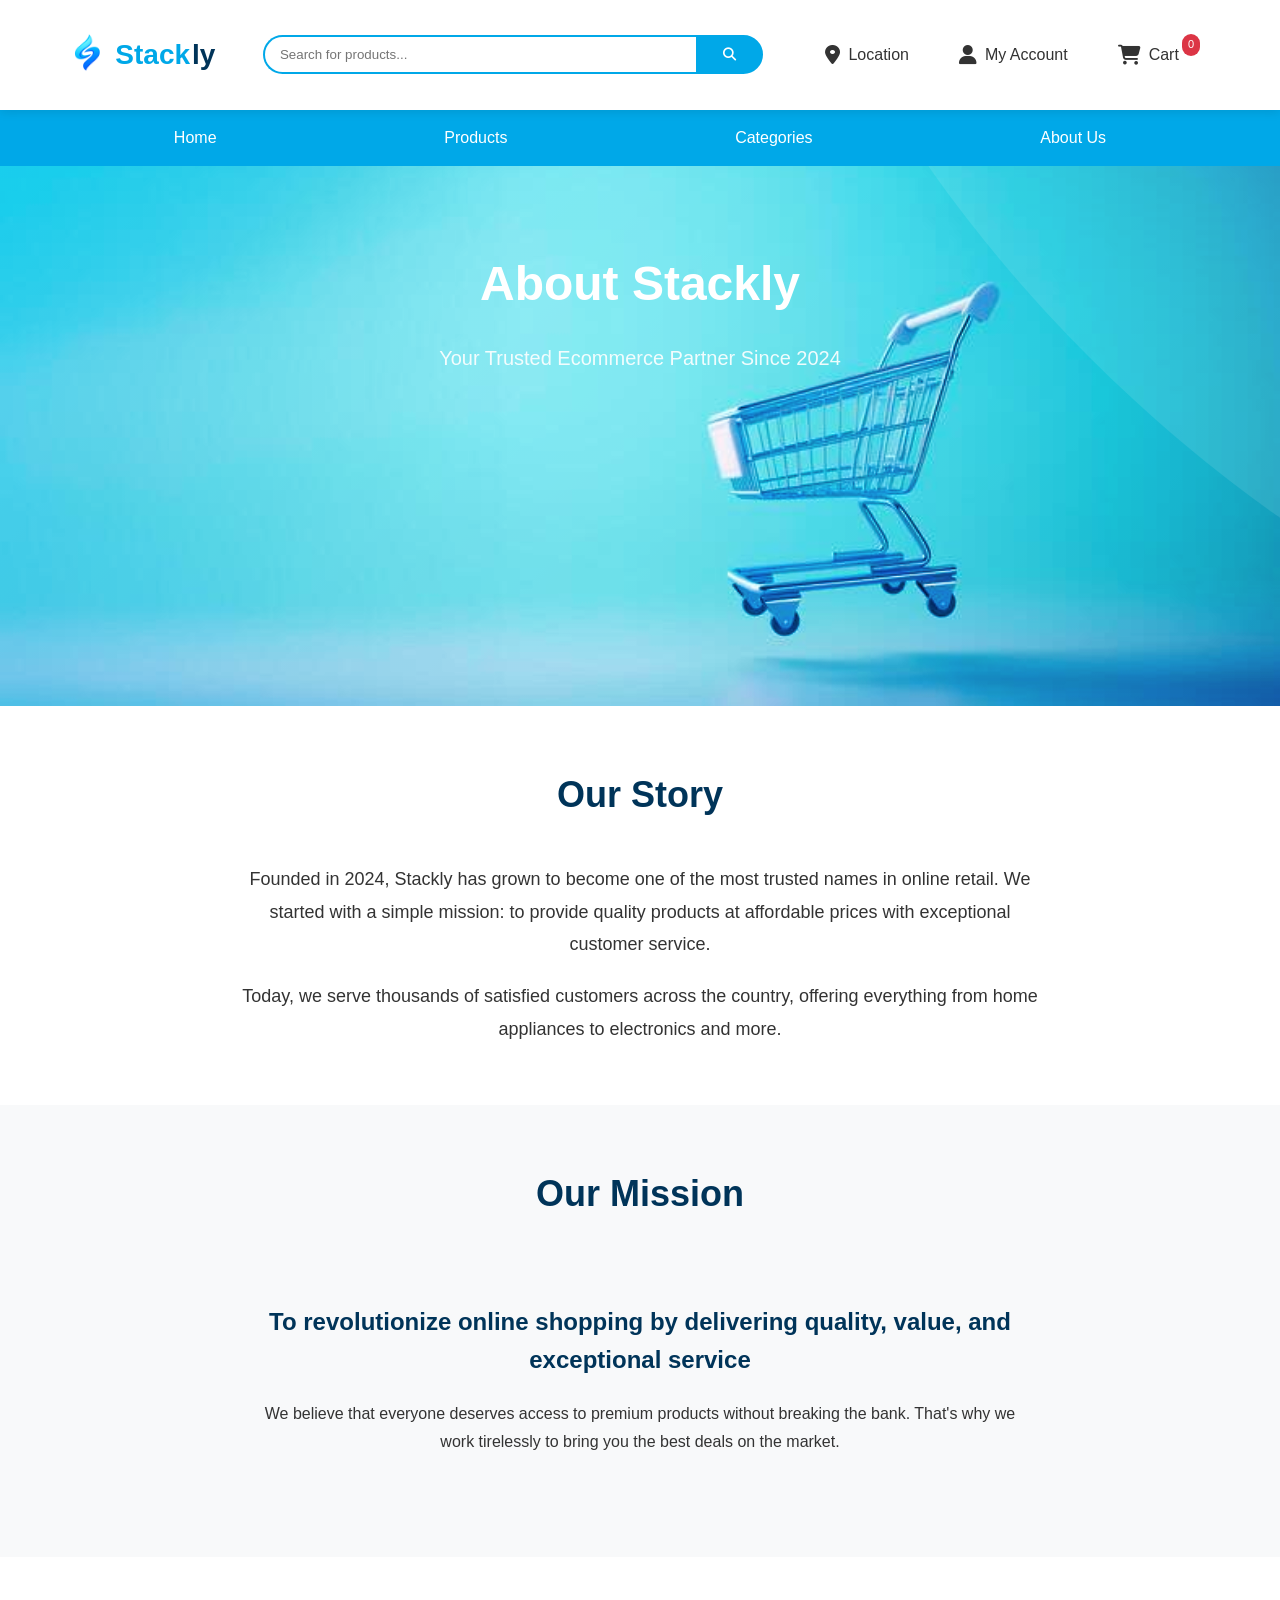
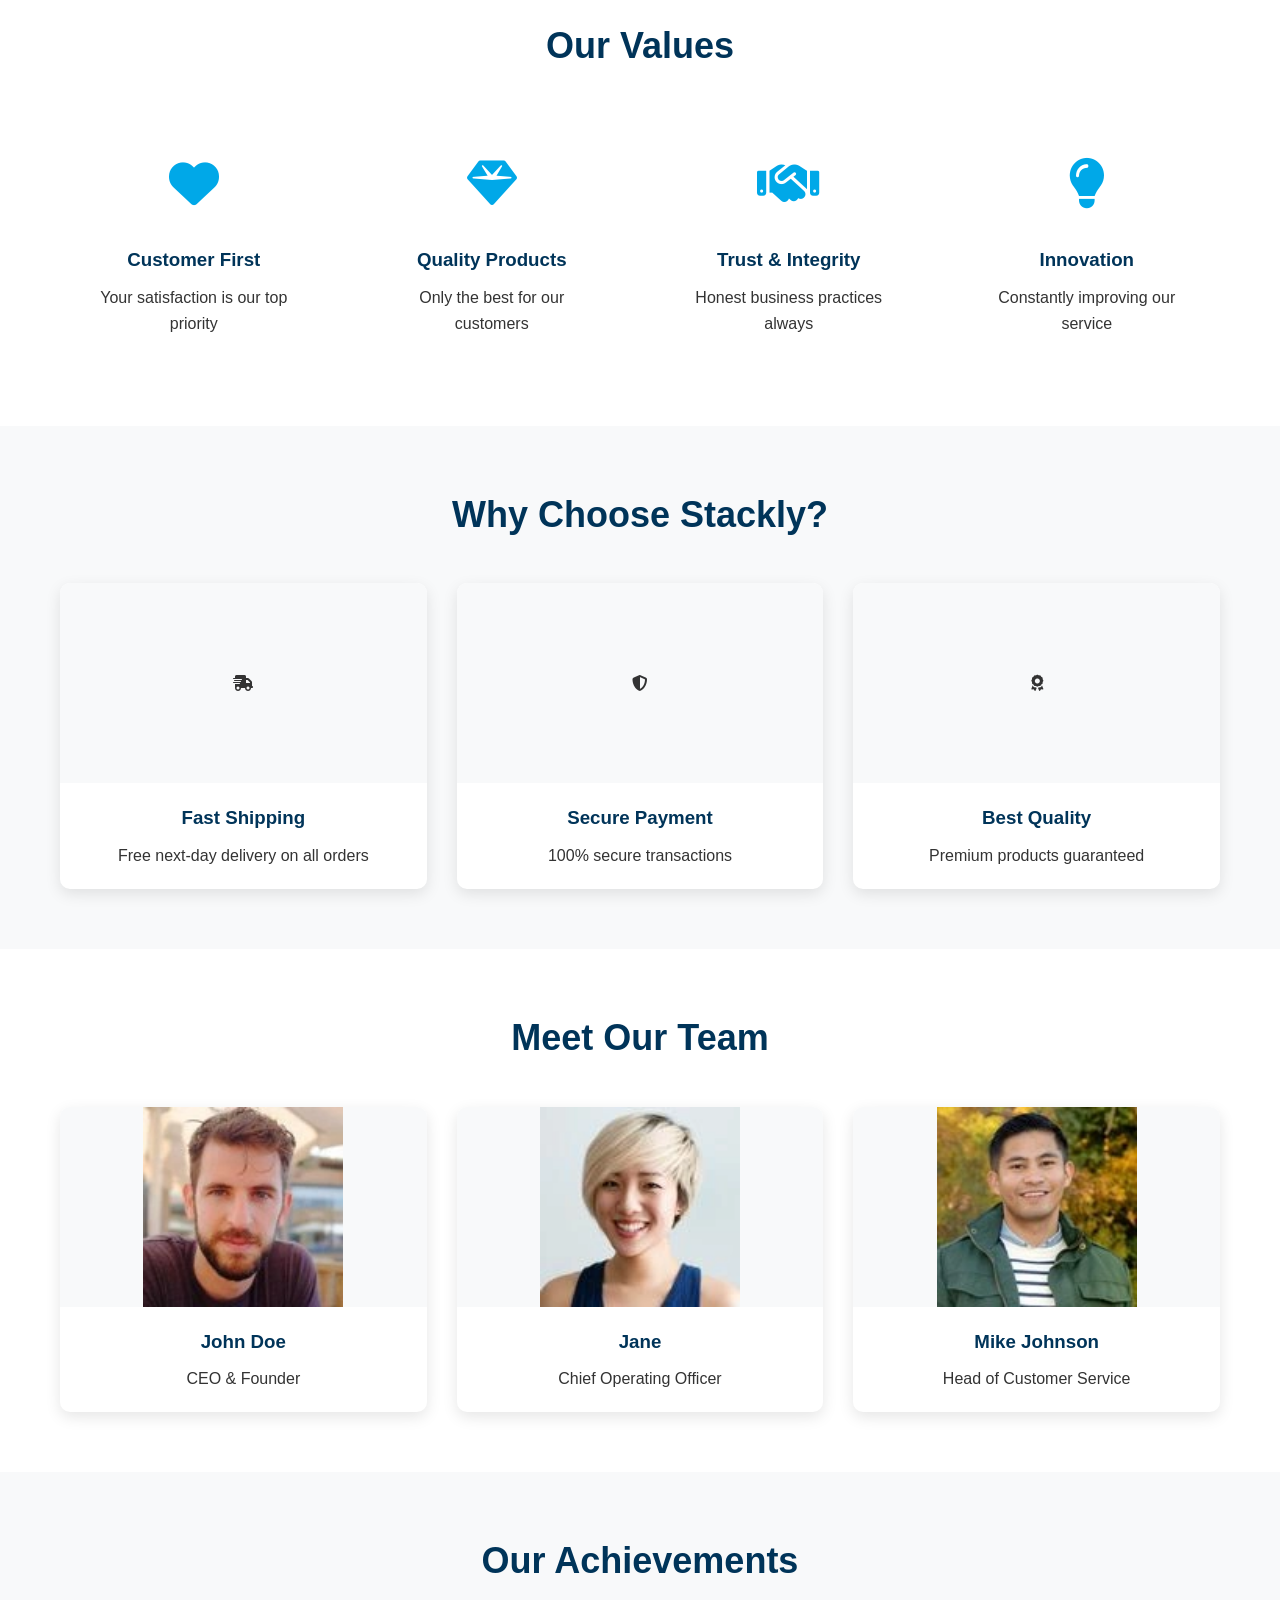
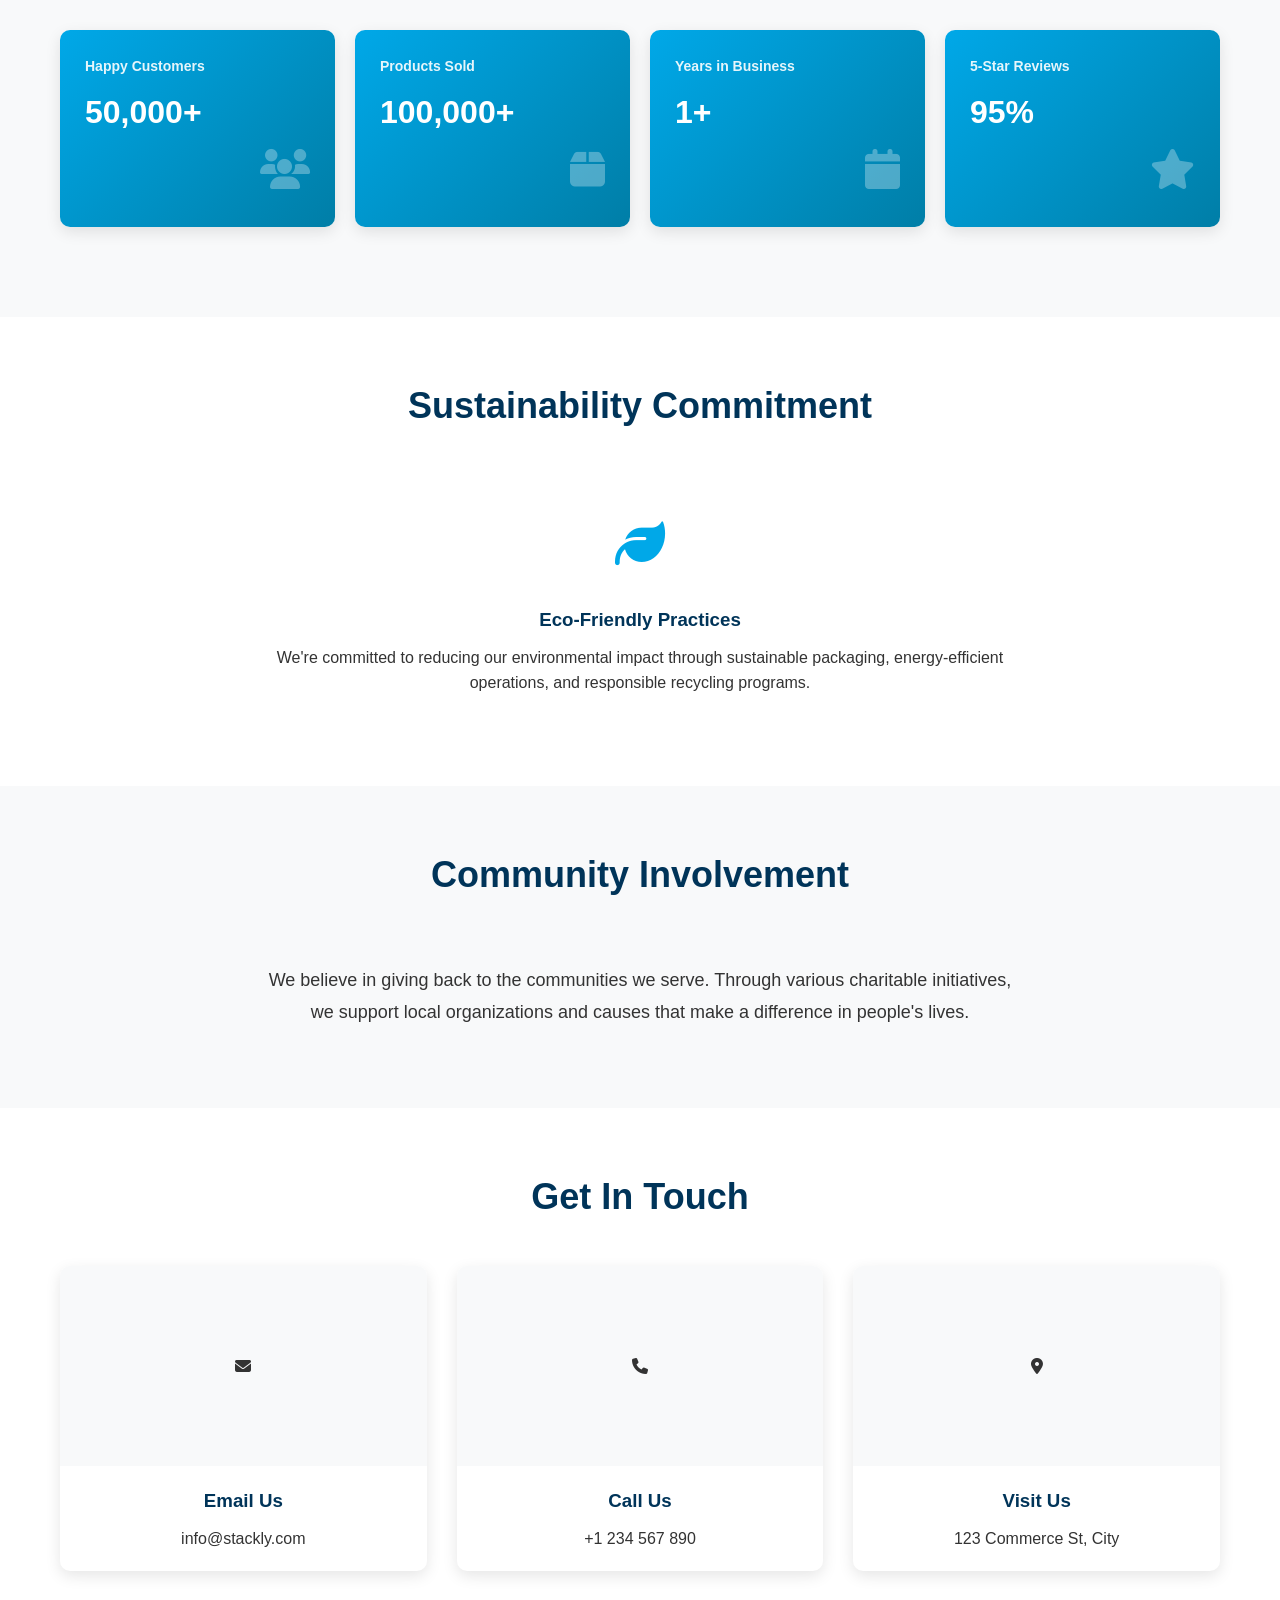
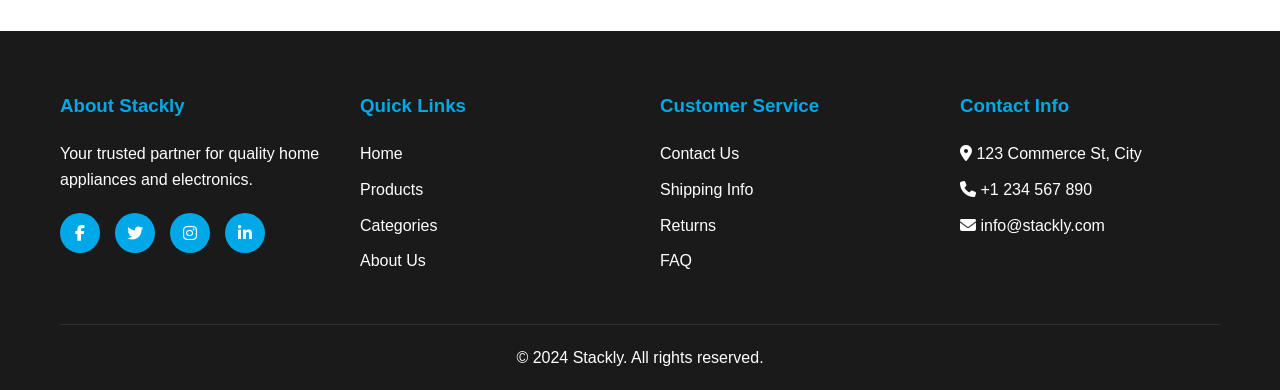
<file: about.html>
<!DOCTYPE html>
<html lang="en">
<head>
    <meta charset="UTF-8">
    <meta name="viewport" content="width=device-width, initial-scale=1.0">
    <title>Stackly</title>
    <link rel="stylesheet" href="css/style.css">
    <link rel="stylesheet" href="https://cdnjs.cloudflare.com/ajax/libs/font-awesome/6.4.0/css/all.min.css">
    <link rel="stylesheet" href="https://unpkg.com/aos@2.3.1/dist/aos.css">
</head>
<body>
   

    <!-- Header -->
    <header class="header">
        <div class="container">
            <div class="logo-wrap">
                <a href="index.html" class="logo">
                    <img src="images/ecomm logo.png" alt="Stackly Logo" class="logo-img">
                    Stack<span>ly</span>
                </a>
            </div>
            <div class="search-bar">
                <input type="text" placeholder="Search for products...">
                <button><i class="fas fa-search"></i></button>
            </div>
            <div class="header-actions">
                <a href="404.html" class="header-btn">
                    <i class="fas fa-map-marker-alt"></i>
                    <span>Location</span>
                </a>
                <a href="login.html" class="header-btn">
                    <i class="fas fa-user"></i>
                    <span>My Account</span>
                </a>
                <a href="404.html" class="header-btn">
                    <i class="fas fa-shopping-cart"></i>
                    <span>Cart</span>
                    <span class="cart-badge">0</span>
                </a>
            </div>
        </div>
    </header>

    <!-- Navigation -->
    <nav class="main-nav">
        <button class="mobile-menu-toggle">
            <i class="fas fa-bars"></i>
        </button>
        <div class="container">
            <ul class="nav-list">
                <li><a href="index.html">Home</a></li>
                <li><a href="products.html">Products</a></li>
                <li><a href="categories.html">Categories</a></li>
                <li><a href="about.html">About Us</a></li>
            </ul>
        </div>
    </nav>

    <!-- Hero -->
    <section class="hero" id="section1" data-aos="fade-up">
        <div class="container">
            <h1>About Stackly</h1>
            <p>Your Trusted Ecommerce Partner Since 2024</p>
        </div>
    </section>

    <!-- Section 2: Our Story -->
    <section class="products" id="section2">
        <div class="container">
            <h2 class="section-title" data-aos="fade-up">Our Story</h2>
            <div style="max-width: 800px; margin: 0 auto; text-align: center;" data-aos="fade-up">
                <p style="font-size: 18px; line-height: 1.8; margin-bottom: 20px;">
                    Founded in 2024, Stackly has grown to become one of the most trusted names in online retail. 
                    We started with a simple mission: to provide quality products at affordable prices with 
                    exceptional customer service.
                </p>
                <p style="font-size: 18px; line-height: 1.8;">
                    Today, we serve thousands of satisfied customers across the country, offering everything 
                    from home appliances to electronics and more.
                </p>
            </div>
        </div>
    </section>

    <!-- Section 3: Our Mission -->
    <section class="features" id="section3">
        <div class="container">
            <h2 class="section-title" data-aos="fade-up">Our Mission</h2>
            <div style="max-width: 800px; margin: 0 auto; text-align: center; padding: 40px 20px;" data-aos="zoom-in">
                <h3 style="font-size: 24px; color: var(--secondary-color); margin-bottom: 20px;">
                    To revolutionize online shopping by delivering quality, value, and exceptional service
                </h3>
                <p style="font-size: 16px; line-height: 1.8;">
                    We believe that everyone deserves access to premium products without breaking the bank. 
                    That's why we work tirelessly to bring you the best deals on the market.
                </p>
            </div>
        </div>
    </section>

    <!-- Section 4: Our Values -->
    <section class="products" id="section4">
        <div class="container">
            <h2 class="section-title" data-aos="fade-up">Our Values</h2>
            <div class="features-grid">
                <div class="feature-card" data-aos="flip-left">
                    <div class="feature-icon"><i class="fas fa-heart"></i></div>
                    <h3>Customer First</h3>
                    <p>Your satisfaction is our top priority</p>
                </div>
                <div class="feature-card" data-aos="flip-left" data-aos-delay="100">
                    <div class="feature-icon"><i class="fas fa-gem"></i></div>
                    <h3>Quality Products</h3>
                    <p>Only the best for our customers</p>
                </div>
                <div class="feature-card" data-aos="flip-left" data-aos-delay="200">
                    <div class="feature-icon"><i class="fas fa-handshake"></i></div>
                    <h3>Trust & Integrity</h3>
                    <p>Honest business practices always</p>
                </div>
                <div class="feature-card" data-aos="flip-left" data-aos-delay="300">
                    <div class="feature-icon"><i class="fas fa-lightbulb"></i></div>
                    <h3>Innovation</h3>
                    <p>Constantly improving our service</p>
                </div>
            </div>
        </div>
    </section>

    <!-- Section 5: Why Choose Us -->
    <section class="features" id="section5">
        <div class="container">
            <h2 class="section-title" data-aos="fade-up">Why Choose Stackly?</h2>
            <div class="category-grid">
                <div class="category-card" data-aos="fade-up">
                    <div class="category-image"><i class="fas fa-truck-fast"></i></div>
                    <div class="category-info">
                        <h3>Fast Shipping</h3>
                        <p>Free next-day delivery on all orders</p>
                    </div>
                </div>
                <div class="category-card" data-aos="fade-up" data-aos-delay="100">
                    <div class="category-image"><i class="fas fa-shield-halved"></i></div>
                    <div class="category-info">
                        <h3>Secure Payment</h3>
                        <p>100% secure transactions</p>
                    </div>
                </div>
                <div class="category-card" data-aos="fade-up" data-aos-delay="200">
                    <div class="category-image"><i class="fas fa-award"></i></div>
                    <div class="category-info">
                        <h3>Best Quality</h3>
                        <p>Premium products guaranteed</p>
                    </div>
                </div>
            </div>
        </div>
    </section>

    <!-- Section 6: Our Team -->
    <section class="products" id="section6">
        <div class="container">
            <h2 class="section-title" data-aos="fade-up">Meet Our Team</h2>
            <div class="category-grid">
                <div class="category-card" data-aos="zoom-in">
                    <div class="category-image"><img src="images/11.webp" alt="John Doe"></div>
                    <div class="category-info">
                        <h3>John Doe</h3>
                        <p>CEO & Founder</p>
                    </div>
                </div>
                <div class="category-card" data-aos="zoom-in" data-aos-delay="100">
                    <div class="category-image"><img src="images/12.webp" alt="Jane Smith"></div>
                    <div class="category-info">
                        <h3>Jane</h3>
                        <p>Chief Operating Officer</p>
                    </div>
                </div>
                <div class="category-card" data-aos="zoom-in" data-aos-delay="200">
                    <div class="category-image"><img src="images/13.webp" alt="Mike Johnson"></div>
                    <div class="category-info">
                        <h3>Mike Johnson</h3>
                        <p>Head of Customer Service</p>
                    </div>
                </div>
            </div>
        </div>
    </section>

    <!-- Section 7: Achievements -->
    <section class="features" id="section7">
        <div class="container">
            <h2 class="section-title" data-aos="fade-up">Our Achievements</h2>
            <div class="stats-grid">
                <div class="stat-card" data-aos="slide-up">
                    <h3>Happy Customers</h3>
                    <div class="stat-value">50,000+</div>
                    <div class="stat-icon"><i class="fas fa-users"></i></div>
                </div>
                <div class="stat-card" data-aos="slide-up" data-aos-delay="100">
                    <h3>Products Sold</h3>
                    <div class="stat-value">100,000+</div>
                    <div class="stat-icon"><i class="fas fa-box"></i></div>
                </div>
                <div class="stat-card" data-aos="slide-up" data-aos-delay="200">
                    <h3>Years in Business</h3>
                    <div class="stat-value">1+</div>
                    <div class="stat-icon"><i class="fas fa-calendar"></i></div>
                </div>
                <div class="stat-card" data-aos="slide-up" data-aos-delay="300">
                    <h3>5-Star Reviews</h3>
                    <div class="stat-value">95%</div>
                    <div class="stat-icon"><i class="fas fa-star"></i></div>
                </div>
            </div>
        </div>
    </section>

    <!-- Section 8: Sustainability -->
    <section class="products" id="section8">
        <div class="container">
            <h2 class="section-title" data-aos="fade-up">Sustainability Commitment</h2>
            <div style="max-width: 800px; margin: 0 auto;" data-aos="fade-up">
                <div class="feature-card">
                    <div class="feature-icon"><i class="fas fa-leaf"></i></div>
                    <h3>Eco-Friendly Practices</h3>
                    <p>We're committed to reducing our environmental impact through sustainable packaging, 
                    energy-efficient operations, and responsible recycling programs.</p>
                </div>
            </div>
        </div>
    </section>

    <!-- Section 9: Community -->
    <section class="features" id="section9">
        <div class="container">
            <h2 class="section-title" data-aos="fade-up">Community Involvement</h2>
            <div style="max-width: 800px; margin: 0 auto; text-align: center; padding: 20px;" data-aos="zoom-in">
                <p style="font-size: 18px; line-height: 1.8;">
                    We believe in giving back to the communities we serve. Through various charitable initiatives, 
                    we support local organizations and causes that make a difference in people's lives.
                </p>
            </div>
        </div>
    </section>

    <!-- Section 10: Contact -->
    <section class="products" id="section10">
        <div class="container">
            <h2 class="section-title" data-aos="fade-up">Get In Touch</h2>
            <div class="category-grid">
                <div class="category-card" data-aos="fade-right">
                    <div class="category-image"><i class="fas fa-envelope"></i></div>
                    <div class="category-info">
                        <h3>Email Us</h3>
                        <p>info@stackly.com</p>
                    </div>
                </div>
                <div class="category-card" data-aos="fade-up">
                    <div class="category-image"><i class="fas fa-phone"></i></div>
                    <div class="category-info">
                        <h3>Call Us</h3>
                        <p>+1 234 567 890</p>
                    </div>
                </div>
                <div class="category-card" data-aos="fade-left">
                    <div class="category-image"><i class="fas fa-map-marker-alt"></i></div>
                    <div class="category-info">
                        <h3>Visit Us</h3>
                        <p>123 Commerce St, City</p>
                    </div>
                </div>
            </div>
        </div>
    </section>

    <!-- Footer -->
    <footer class="footer">
        <div class="container">
            <div class="footer-grid">
                <div class="footer-section">
                    <h3>About Stackly</h3>
                    <p>Your trusted partner for quality home appliances and electronics.</p>
                    <div class="social-links">
                        <a href="404.html" class="external-link"><i class="fab fa-facebook-f"></i></a>
                        <a href="404.html" class="external-link"><i class="fab fa-twitter"></i></a>
                        <a href="404.html" class="external-link"><i class="fab fa-instagram"></i></a>
                        <a href="404.html" class="external-link"><i class="fab fa-linkedin-in"></i></a>
                    </div>
                </div>
                <div class="footer-section">
                    <h3>Quick Links</h3>
                    <ul>
                        <li><a href="index.html">Home</a></li>
                        <li><a href="products.html">Products</a></li>
                        <li><a href="categories.html">Categories</a></li>
                        <li><a href="about.html">About Us</a></li>
                    </ul>
                </div>
                <div class="footer-section">
                    <h3>Customer Service</h3>
                    <ul>
                        <li><a href="404.html">Contact Us</a></li>
                        <li><a href="404.html">Shipping Info</a></li>
                        <li><a href="404.html">Returns</a></li>
                        <li><a href="404.html">FAQ</a></li>
                    </ul>
                </div>
                <div class="footer-section">
                    <h3>Contact Info</h3>
                    <ul>
                        <li><i class="fas fa-map-marker-alt"></i> 123 Commerce St, City</li>
                        <li><i class="fas fa-phone"></i> +1 234 567 890</li>
                        <li><i class="fas fa-envelope"></i> info@stackly.com</li>
                    </ul>
                </div>
            </div>
            <div class="footer-bottom">
                <p>&copy; 2024 Stackly. All rights reserved.</p>
            </div>
        </div>
    </footer>

    <script src="https://code.jquery.com/jquery-3.6.0.min.js"></script>
    <script src="https://unpkg.com/aos@2.3.1/dist/aos.js"></script>
    <script src="js/main.js"></script>
</body>
</html>
</file>
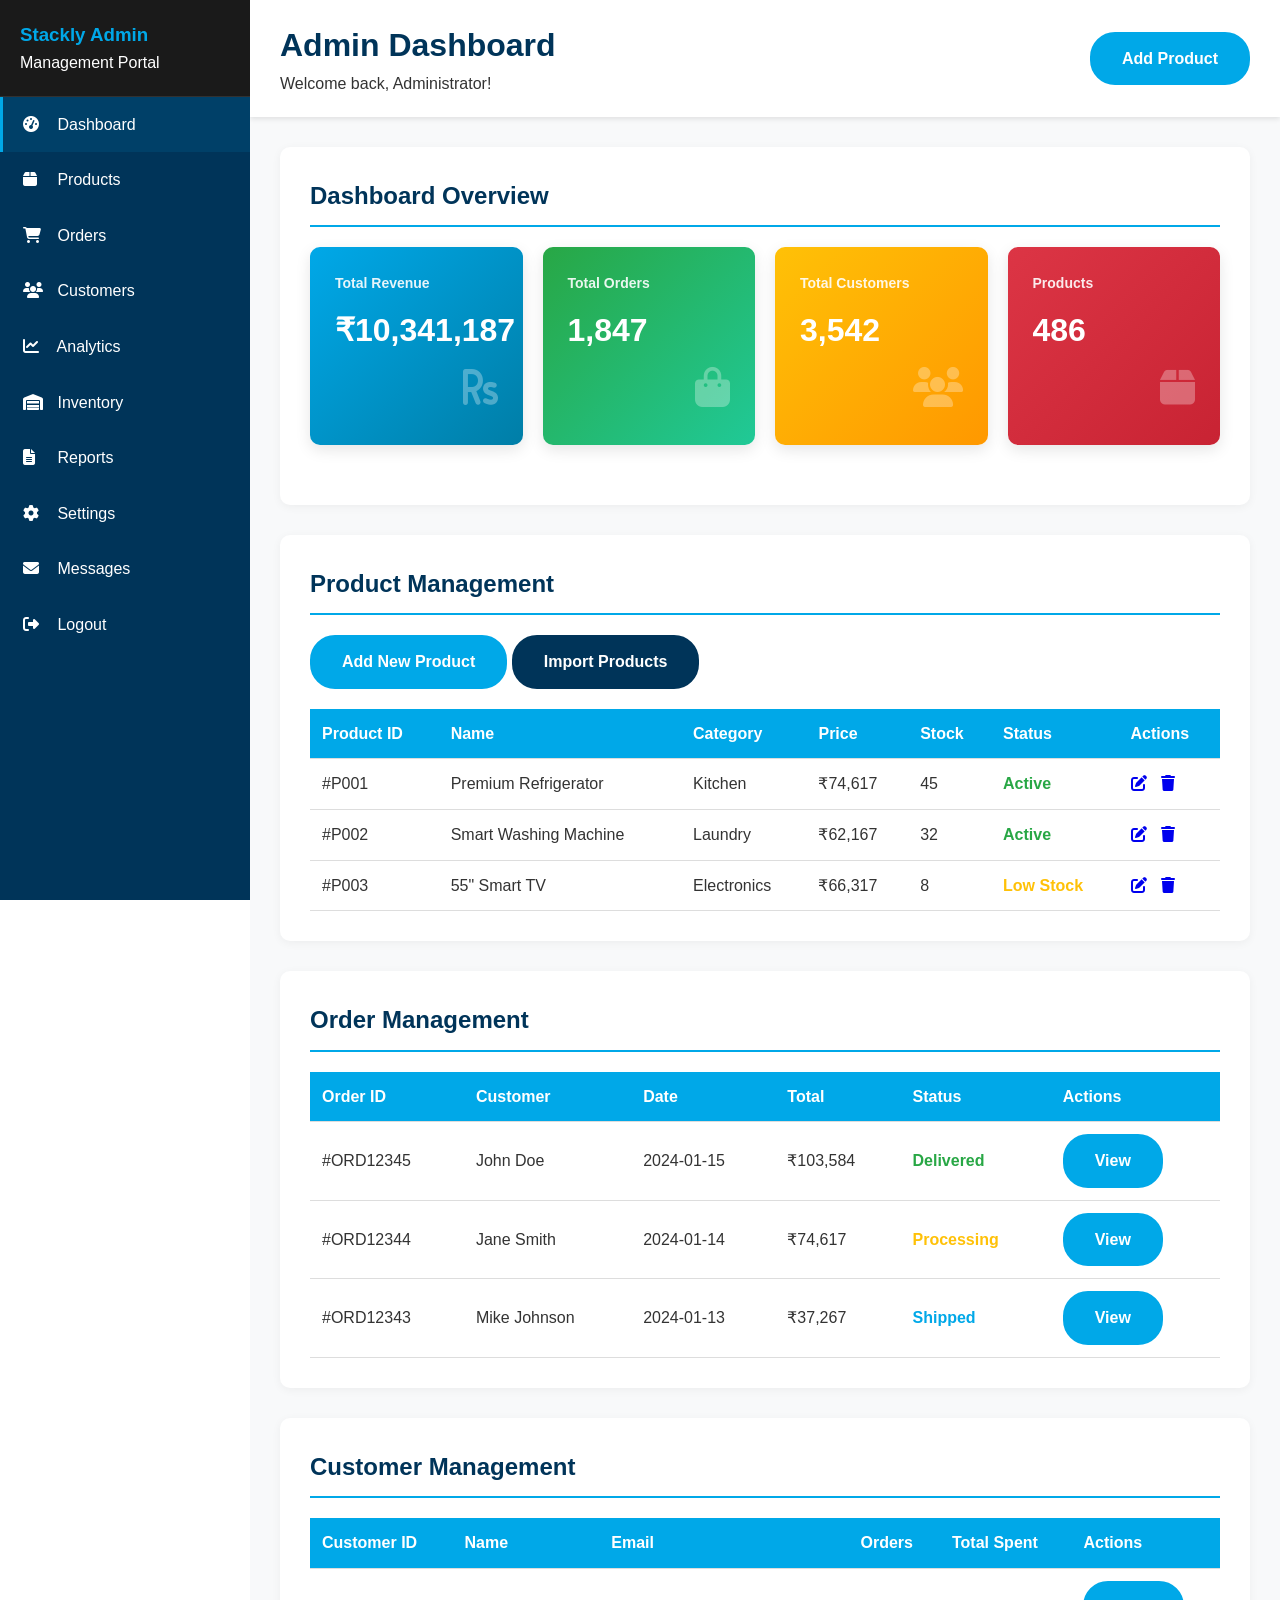
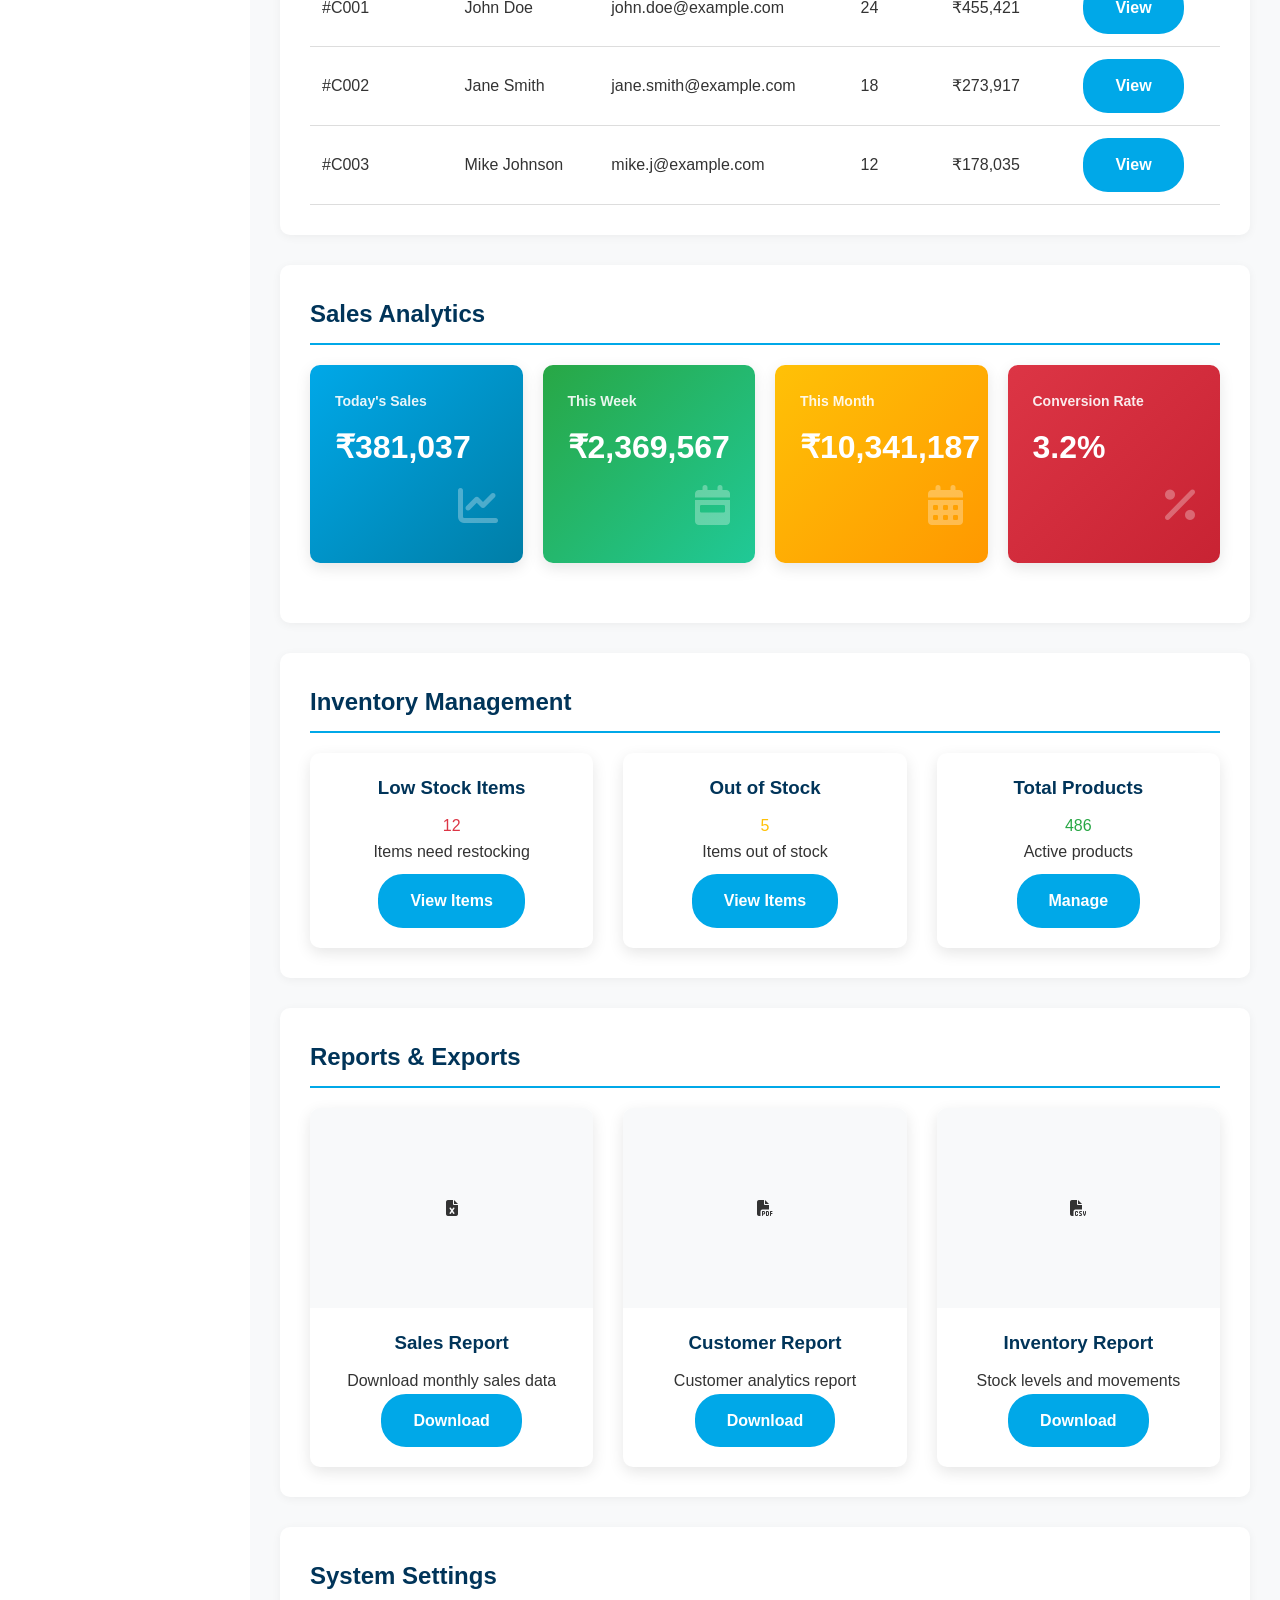
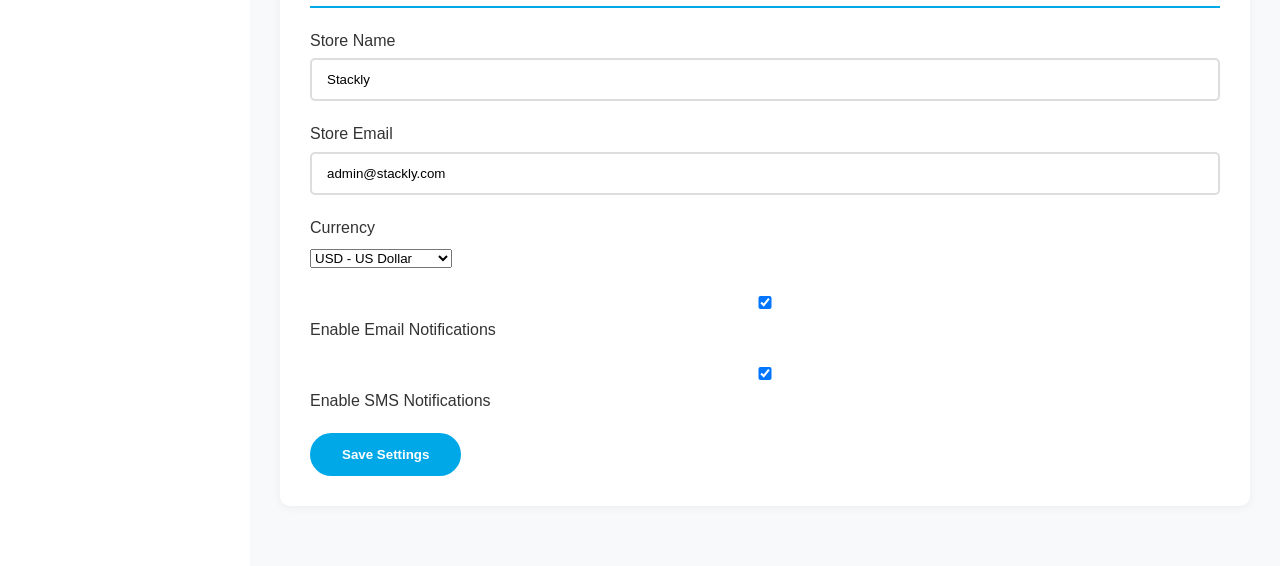
<file: admin-dashboard.html>
<!DOCTYPE html>
<html lang="en">
<head>
    <meta charset="UTF-8">
    <meta name="viewport" content="width=device-width, initial-scale=1.0">
    <title>Stackly</title>
    <link rel="stylesheet" href="css/style.css">
    <link rel="stylesheet" href="https://cdnjs.cloudflare.com/ajax/libs/font-awesome/6.4.0/css/all.min.css">
</head>
<body>
    <div class="dashboard">
        <!-- Sidebar -->
        <aside class="sidebar">
            <div class="sidebar-header">
                <h3>Stackly Admin</h3>
                <p>Management Portal</p>
            </div>
            <ul class="sidebar-menu">
                <li><a href="#overview" class="active"><i class="fas fa-tachometer-alt"></i> Dashboard</a></li>
                <li><a href="#products"><i class="fas fa-box"></i> Products</a></li>
                <li><a href="#orders"><i class="fas fa-shopping-cart"></i> Orders</a></li>
                <li><a href="#customers"><i class="fas fa-users"></i> Customers</a></li>
                <li><a href="#analytics"><i class="fas fa-chart-line"></i> Analytics</a></li>
                <li><a href="#inventory"><i class="fas fa-warehouse"></i> Inventory</a></li>
                <li><a href="#reports"><i class="fas fa-file-alt"></i> Reports</a></li>
                <li><a href="#settings"><i class="fas fa-cog"></i> Settings</a></li>
                <li><a href="404.html" class="redirect-404"><i class="fas fa-envelope"></i> Messages</a></li>
                <li><a href="index.html"><i class="fas fa-sign-out-alt"></i> Logout</a></li>
            </ul>
        </aside>
        

        <!-- Main Content -->
        <div class="main-content">
            <div class="dashboard-header">
                <div>
                    <h1>Admin Dashboard</h1>
                    <p>Welcome back, Administrator!</p>
                </div>
                <div class="header-actions">
                    <a href="404.html" class="btn btn-primary redirect-404">Add Product</a>
                    <button class="sidebar-toggle">
                        <i class="fas fa-bars"></i>
                    </button>
                </div>
            </div>

            <div class="dashboard-content">
                <!-- Overview Section -->
                <div class="dashboard-section" id="overview">
                    <h2>Dashboard Overview</h2>
                    <div class="stats-grid">
                        <div class="stat-card">
                            <h3>Total Revenue</h3>
                            <div class="stat-value">₹10,341,187</div>
                            <div class="stat-icon"><i class="fas fa-rupee-sign"></i></div>
                        </div>
                        <div class="stat-card" style="background: linear-gradient(135deg, #28a745, #20c997);">
                            <h3>Total Orders</h3>
                            <div class="stat-value">1,847</div>
                            <div class="stat-icon"><i class="fas fa-shopping-bag"></i></div>
                        </div>
                        <div class="stat-card" style="background: linear-gradient(135deg, #ffc107, #ff9800);">
                            <h3>Total Customers</h3>
                            <div class="stat-value">3,542</div>
                            <div class="stat-icon"><i class="fas fa-users"></i></div>
                        </div>
                        <div class="stat-card" style="background: linear-gradient(135deg, #dc3545, #c82333);">
                            <h3>Products</h3>
                            <div class="stat-value">486</div>
                            <div class="stat-icon"><i class="fas fa-box"></i></div>
                        </div>
                    </div>
                </div>

                <!-- Products Section -->
                <div class="dashboard-section" id="products">
                    <h2>Product Management</h2>
                    <div style="margin-bottom: 20px;">
                        <a href="404.html" class="btn btn-primary redirect-404">Add New Product</a>
                        <a href="404.html" class="btn btn-secondary redirect-404">Import Products</a>
                    </div>
                    <table class="data-table">
                        <thead>
                            <tr>
                                <th>Product ID</th>
                                <th>Name</th>
                                <th>Category</th>
                                <th>Price</th>
                                <th>Stock</th>
                                <th>Status</th>
                                <th>Actions</th>
                            </tr>
                        </thead>
                        <tbody>
                            <tr>
                                <td>#P001</td>
                                <td>Premium Refrigerator</td>
                                <td>Kitchen</td>
                                <td>₹74,617</td>
                                <td>45</td>
                                <td><span style="color: var(--success); font-weight: bold;">Active</span></td>
                                <td>
                                    <a href="404.html" class="redirect-404" style="margin-right: 10px;"><i class="fas fa-edit"></i></a>
                                    <a href="404.html" class="redirect-404"><i class="fas fa-trash"></i></a>
                                </td>
                            </tr>
                            <tr>
                                <td>#P002</td>
                                <td>Smart Washing Machine</td>
                                <td>Laundry</td>
                                <td>₹62,167</td>
                                <td>32</td>
                                <td><span style="color: var(--success); font-weight: bold;">Active</span></td>
                                <td>
                                    <a href="404.html" class="redirect-404" style="margin-right: 10px;"><i class="fas fa-edit"></i></a>
                                    <a href="404.html" class="redirect-404"><i class="fas fa-trash"></i></a>
                                </td>
                            </tr>
                            <tr>
                                <td>#P003</td>
                                <td>55" Smart TV</td>
                                <td>Electronics</td>
                                <td>₹66,317</td>
                                <td>8</td>
                                <td><span style="color: var(--warning); font-weight: bold;">Low Stock</span></td>
                                <td>
                                    <a href="404.html" class="redirect-404" style="margin-right: 10px;"><i class="fas fa-edit"></i></a>
                                    <a href="404.html" class="redirect-404"><i class="fas fa-trash"></i></a>
                                </td>
                            </tr>
                        </tbody>
                    </table>
                </div>

                <!-- Orders Section -->
                <div class="dashboard-section" id="orders">
                    <h2>Order Management</h2>
                    <table class="data-table">
                        <thead>
                            <tr>
                                <th>Order ID</th>
                                <th>Customer</th>
                                <th>Date</th>
                                <th>Total</th>
                                <th>Status</th>
                                <th>Actions</th>
                            </tr>
                        </thead>
                        <tbody>
                            <tr>
                                <td>#ORD12345</td>
                                <td>John Doe</td>
                                <td>2024-01-15</td>
                                <td>₹103,584</td>
                                <td><span style="color: var(--success); font-weight: bold;">Delivered</span></td>
                                <td><a href="404.html" class="btn btn-primary redirect-404">View</a></td>
                            </tr>
                            <tr>
                                <td>#ORD12344</td>
                                <td>Jane Smith</td>
                                <td>2024-01-14</td>
                                <td>₹74,617</td>
                                <td><span style="color: var(--warning); font-weight: bold;">Processing</span></td>
                                <td><a href="404.html" class="btn btn-primary redirect-404">View</a></td>
                            </tr>
                            <tr>
                                <td>#ORD12343</td>
                                <td>Mike Johnson</td>
                                <td>2024-01-13</td>
                                <td>₹37,267</td>
                                <td><span style="color: var(--primary-color); font-weight: bold;">Shipped</span></td>
                                <td><a href="404.html" class="btn btn-primary redirect-404">View</a></td>
                            </tr>
                        </tbody>
                    </table>
                </div>

                <!-- Customers Section -->
                <div class="dashboard-section" id="customers">
                    <h2>Customer Management</h2>
                    <table class="data-table">
                        <thead>
                            <tr>
                                <th>Customer ID</th>
                                <th>Name</th>
                                <th>Email</th>
                                <th>Orders</th>
                                <th>Total Spent</th>
                                <th>Actions</th>
                            </tr>
                        </thead>
                        <tbody>
                            <tr>
                                <td>#C001</td>
                                <td>John Doe</td>
                                <td>john.doe@example.com</td>
                                <td>24</td>
                                <td>₹455,421</td>
                                <td><a href="404.html" class="btn btn-primary redirect-404">View</a></td>
                            </tr>
                            <tr>
                                <td>#C002</td>
                                <td>Jane Smith</td>
                                <td>jane.smith@example.com</td>
                                <td>18</td>
                                <td>₹273,917</td>
                                <td><a href="404.html" class="btn btn-primary redirect-404">View</a></td>
                            </tr>
                            <tr>
                                <td>#C003</td>
                                <td>Mike Johnson</td>
                                <td>mike.j@example.com</td>
                                <td>12</td>
                                <td>₹178,035</td>
                                <td><a href="404.html" class="btn btn-primary redirect-404">View</a></td>
                            </tr>
                        </tbody>
                    </table>
                </div>

                <!-- Analytics Section -->
                <div class="dashboard-section" id="analytics">
                    <h2>Sales Analytics</h2>
                    <div class="stats-grid">
                        <div class="stat-card">
                            <h3>Today's Sales</h3>
                            <div class="stat-value">₹381,037</div>
                            <div class="stat-icon"><i class="fas fa-chart-line"></i></div>
                        </div>
                        <div class="stat-card" style="background: linear-gradient(135deg, #28a745, #20c997);">
                            <h3>This Week</h3>
                            <div class="stat-value">₹2,369,567</div>
                            <div class="stat-icon"><i class="fas fa-calendar-week"></i></div>
                        </div>
                        <div class="stat-card" style="background: linear-gradient(135deg, #ffc107, #ff9800);">
                            <h3>This Month</h3>
                            <div class="stat-value">₹10,341,187</div>
                            <div class="stat-icon"><i class="fas fa-calendar-alt"></i></div>
                        </div>
                        <div class="stat-card" style="background: linear-gradient(135deg, #dc3545, #c82333);">
                            <h3>Conversion Rate</h3>
                            <div class="stat-value">3.2%</div>
                            <div class="stat-icon"><i class="fas fa-percentage"></i></div>
                        </div>
                    </div>
                </div>

                <!-- Inventory Section -->
                <div class="dashboard-section" id="inventory">
                    <h2>Inventory Management</h2>
                    <div class="category-grid">
                        <div class="category-card">
                            <div class="category-info">
                                <h3>Low Stock Items</h3>
                                <div class="stat-value" style="color: var(--danger);">12</div>
                                <p>Items need restocking</p>
                                <a href="404.html" class="btn btn-primary redirect-404" style="margin-top: 10px;">View Items</a>
                            </div>
                        </div>
                        <div class="category-card">
                            <div class="category-info">
                                <h3>Out of Stock</h3>
                                <div class="stat-value" style="color: var(--warning);">5</div>
                                <p>Items out of stock</p>
                                <a href="404.html" class="btn btn-primary redirect-404" style="margin-top: 10px;">View Items</a>
                            </div>
                        </div>
                        <div class="category-card">
                            <div class="category-info">
                                <h3>Total Products</h3>
                                <div class="stat-value" style="color: var(--success);">486</div>
                                <p>Active products</p>
                                <a href="404.html" class="btn btn-primary redirect-404" style="margin-top: 10px;">Manage</a>
                            </div>
                        </div>
                    </div>
                </div>

                <!-- Reports Section -->
                <div class="dashboard-section" id="reports">
                    <h2>Reports & Exports</h2>
                    <div class="category-grid">
                        <div class="category-card">
                            <div class="category-image">
                                <i class="fas fa-file-excel"></i>
                            </div>
                            <div class="category-info">
                                <h3>Sales Report</h3>
                                <p>Download monthly sales data</p>
                                <a href="404.html" class="btn btn-primary redirect-404">Download</a>
                            </div>
                        </div>
                        <div class="category-card">
                            <div class="category-image">
                                <i class="fas fa-file-pdf"></i>
                            </div>
                            <div class="category-info">
                                <h3>Customer Report</h3>
                                <p>Customer analytics report</p>
                                <a href="404.html" class="btn btn-primary redirect-404">Download</a>
                            </div>
                        </div>
                        <div class="category-card">
                            <div class="category-image">
                                <i class="fas fa-file-csv"></i>
                            </div>
                            <div class="category-info">
                                <h3>Inventory Report</h3>
                                <p>Stock levels and movements</p>
                                <a href="404.html" class="btn btn-primary redirect-404">Download</a>
                            </div>
                        </div>
                    </div>
                </div>

                <!-- Settings Section -->
                <div class="dashboard-section" id="settings">
                    <h2>System Settings</h2>
                    <form>
                        <div class="form-group">
                            <label>Store Name</label>
                            <input type="text" value="Stackly" class="form-control">
                        </div>
                        <div class="form-group">
                            <label>Store Email</label>
                            <input type="email" value="admin@stackly.com" class="form-control">
                        </div>
                        <div class="form-group">
                            <label>Currency</label>
                            <select class="form-control">
                                <option>USD - US Dollar</option>
                                <option>EUR - Euro</option>
                                <option>GBP - British Pound</option>
                            </select>
                        </div>
                        <div class="form-group">
                            <label>
                                <input type="checkbox" checked> Enable Email Notifications
                            </label>
                        </div>
                        <div class="form-group">
                            <label>
                                <input type="checkbox" checked> Enable SMS Notifications
                            </label>
                        </div>
                        <button type="button" class="btn btn-primary redirect-404">Save Settings</button>
                    </form>
                </div>
            </div>
        </div>
    </div>

    <script src="https://code.jquery.com/jquery-3.6.0.min.js"></script>
    <script src="js/main.js"></script>
    <script>
        document.addEventListener('DOMContentLoaded', function() {
            const sidebarLinks = document.querySelectorAll('.sidebar-menu a[href^="#"]');

            sidebarLinks.forEach(link => {
                link.addEventListener('click', function(e) {
                    e.preventDefault();

                    // Remove active class from all links
                    sidebarLinks.forEach(l => l.classList.remove('active'));

                    // Add active class to clicked link
                    this.classList.add('active');

                    // Scroll to section
                    const targetId = this.getAttribute('href');
                    const targetSection = document.querySelector(targetId);

                    if (targetSection) {
                        targetSection.scrollIntoView({ behavior: 'smooth', block: 'start' });
                    }
                });
            });
        });
    </script>
</body>
</html>
</file>
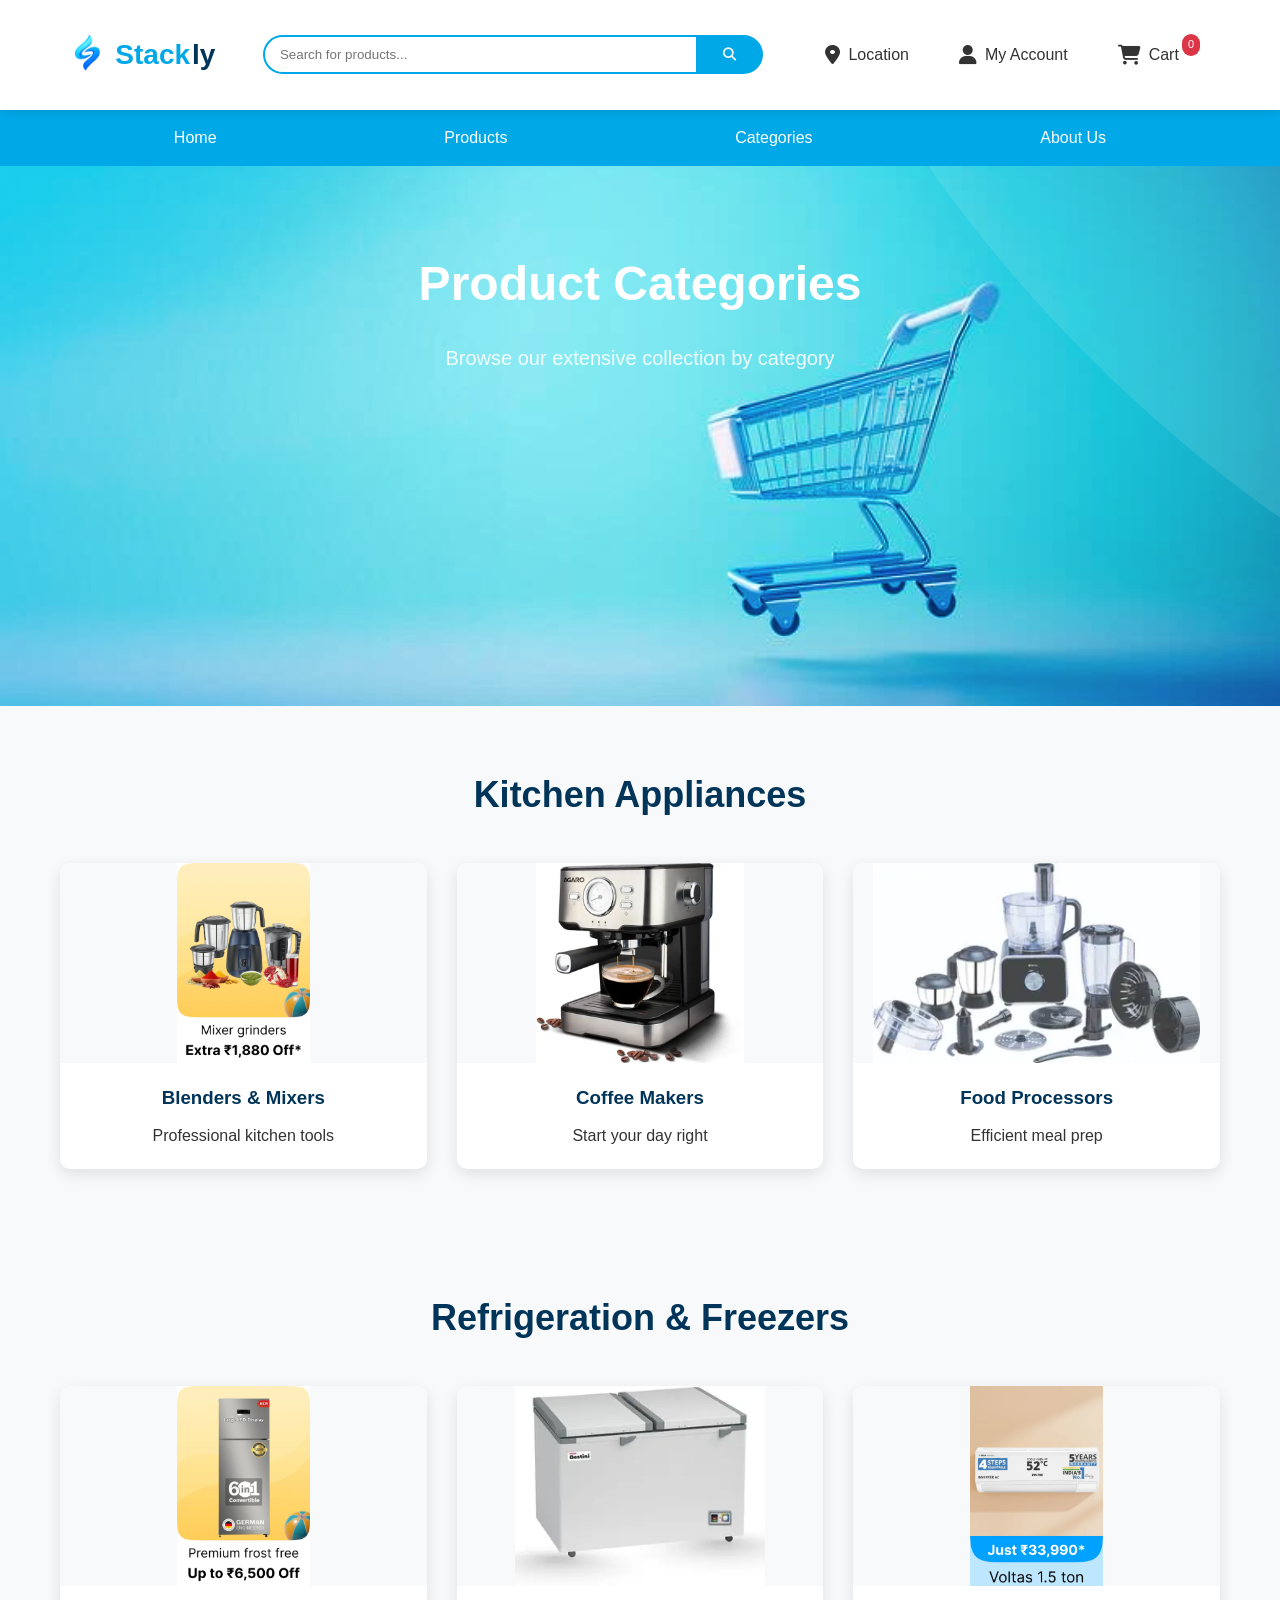
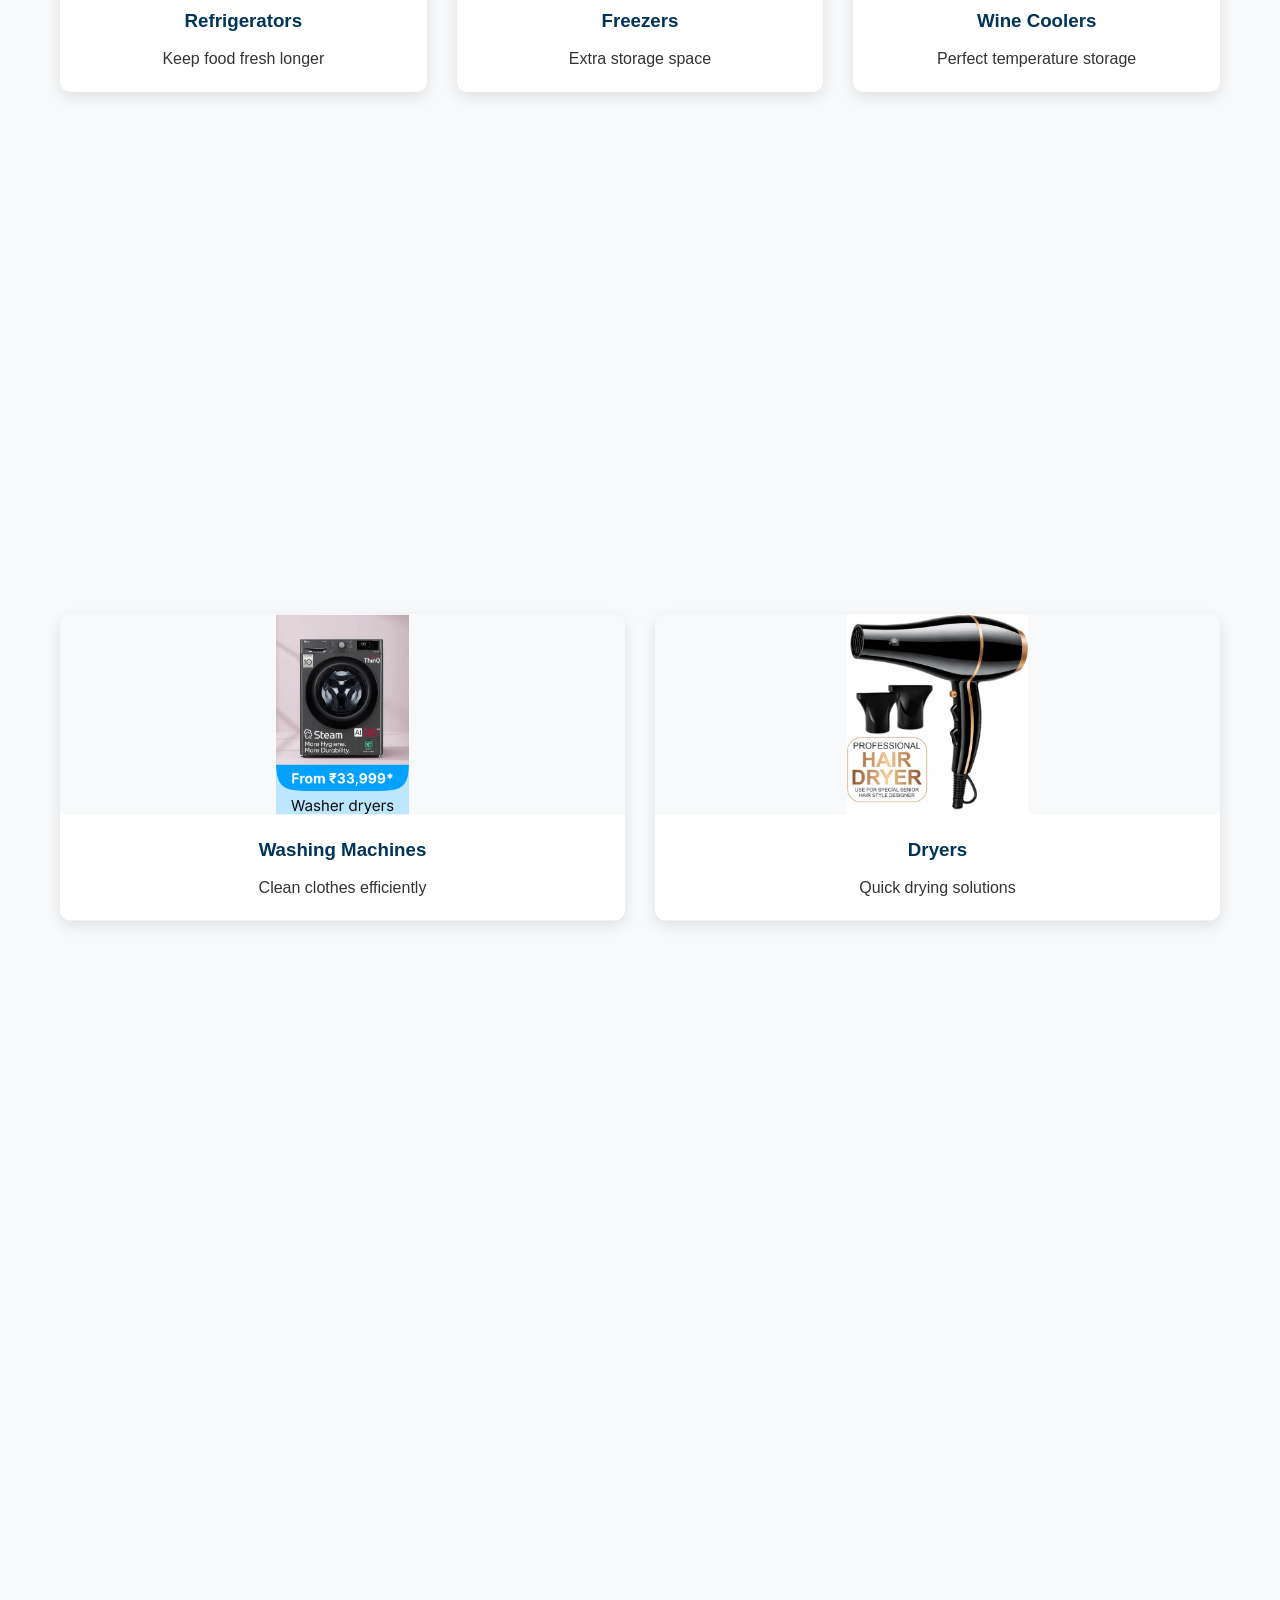
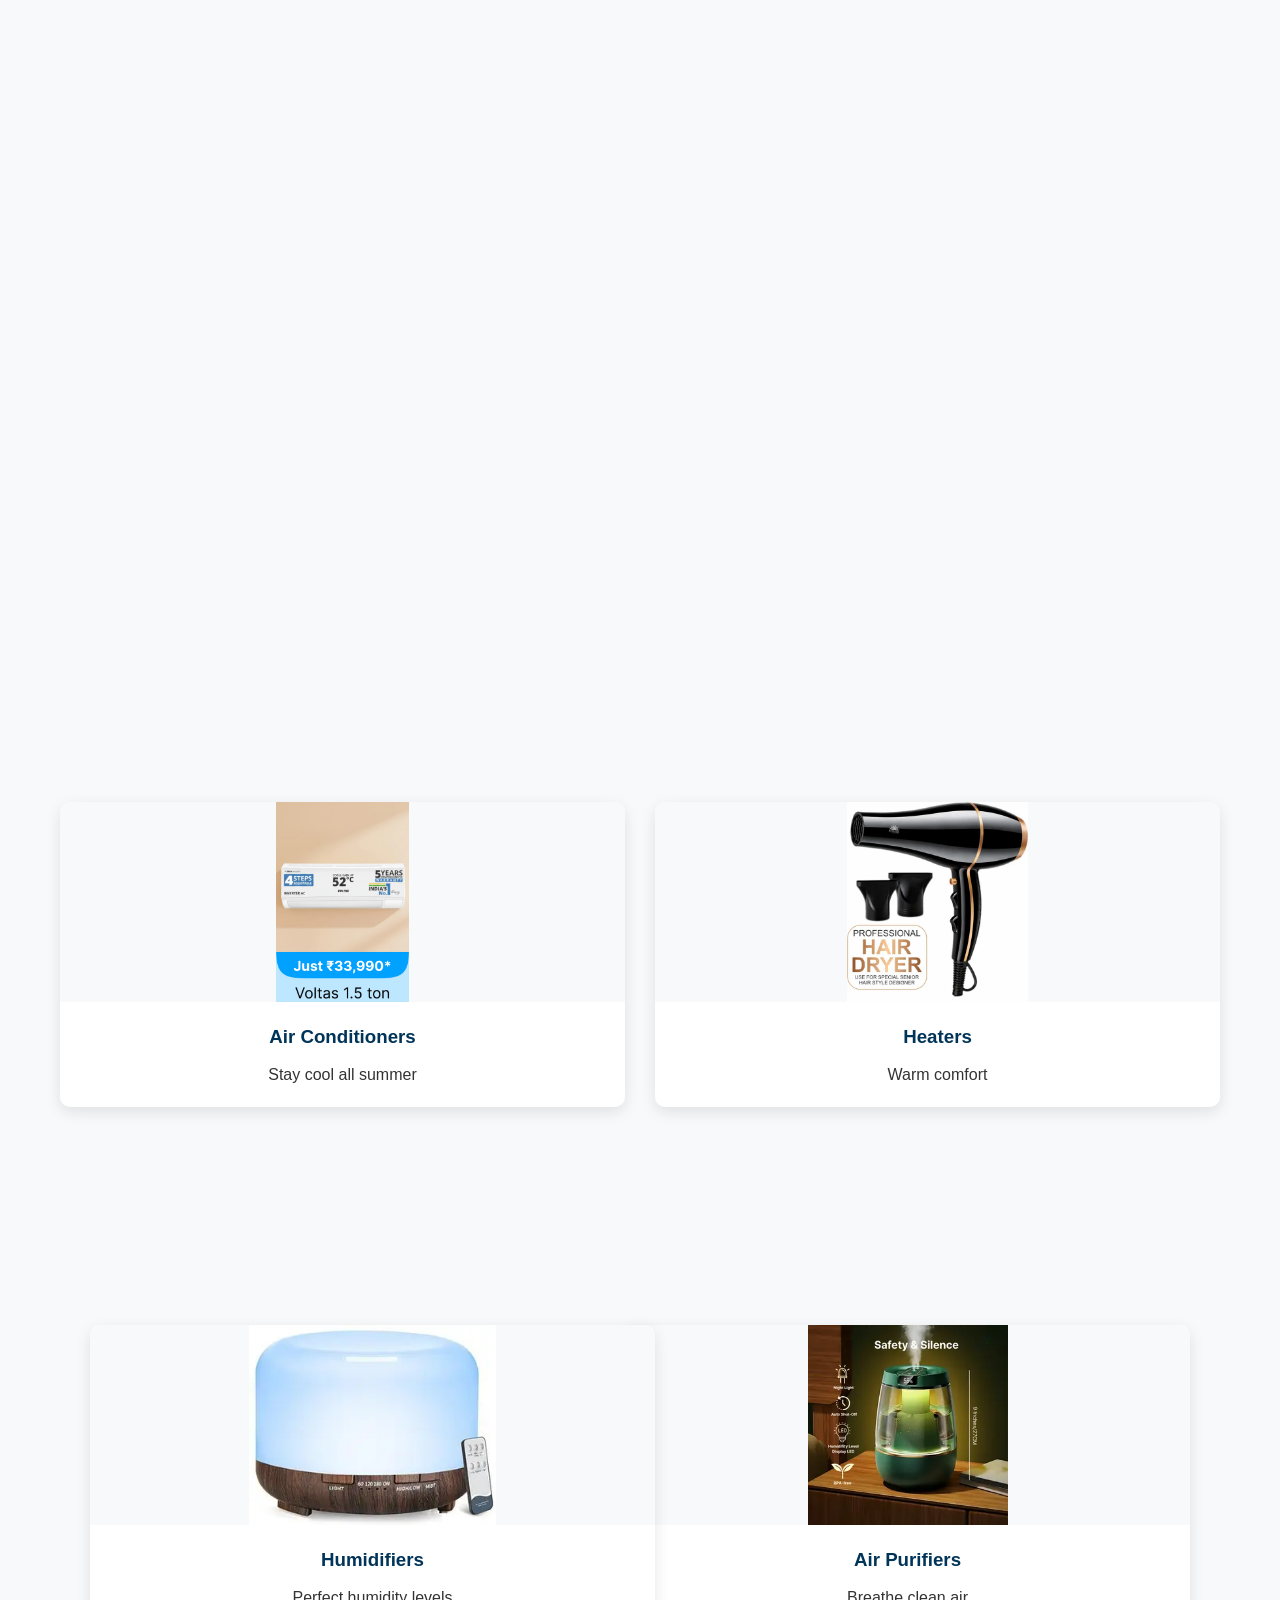
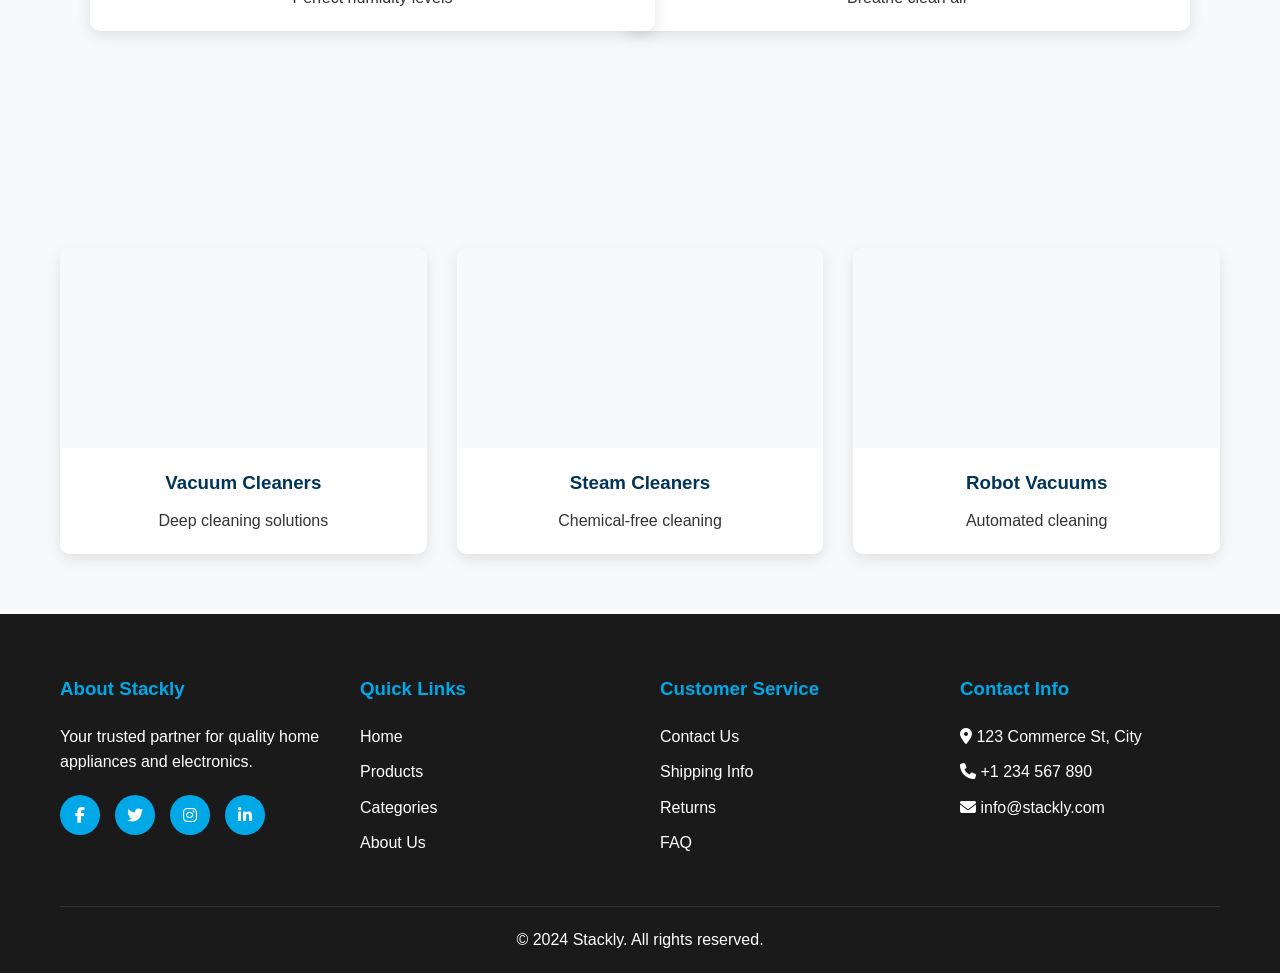
<file: categories.html>
<!DOCTYPE html>
<html lang="en">
<head>
    <meta charset="UTF-8">
    <meta name="viewport" content="width=device-width, initial-scale=1.0">
    <title>Stackly</title>
    <link rel="stylesheet" href="css/style.css">
    <link rel="stylesheet" href="https://cdnjs.cloudflare.com/ajax/libs/font-awesome/6.4.0/css/all.min.css">
    <link rel="stylesheet" href="https://unpkg.com/aos@2.3.1/dist/aos.css">
</head>
<body>
   

    <!-- Header -->
    <header class="header">
        <div class="container">
            <div class="logo-wrap">
                <a href="index.html" class="logo">
                    <img src="images/ecomm logo.png" alt="Stackly Logo" class="logo-img">
                    Stack<span>ly</span>
                </a>
            </div>
            <div class="search-bar">
                <input type="text" placeholder="Search for products...">
                <button><i class="fas fa-search"></i></button>
            </div>
            <div class="header-actions">
                <a href="404.html" class="header-btn">
                    <i class="fas fa-map-marker-alt"></i>
                    <span>Location</span>
                </a>
                <a href="login.html" class="header-btn">
                    <i class="fas fa-user"></i>
                    <span>My Account</span>
                </a>
                <a href="404.html" class="header-btn">
                    <i class="fas fa-shopping-cart"></i>
                    <span>Cart</span>
                    <span class="cart-badge">0</span>
                </a>
            </div>
        </div>
    </header>

    <!-- Navigation -->
    <nav class="main-nav">
        <button class="mobile-menu-toggle">
            <i class="fas fa-bars"></i>
        </button>
        <div class="container">
            <ul class="nav-list">
                <li><a href="index.html">Home</a></li>
                <li><a href="products.html">Products</a></li>
                <li><a href="categories.html">Categories</a></li>
                <li><a href="about.html">About Us</a></li>
            </ul>
        </div>
    </nav>

    <!-- Hero -->
    <section class="hero" id="section1" data-aos="fade-up">
        <div class="container">
            <h1>Product Categories</h1>
            <p>Browse our extensive collection by category</p>
        </div>
    </section>

    <!-- Section 2: Kitchen -->
    <section class="categories" id="section2">
        <div class="container">
            <h2 class="section-title" data-aos="fade-up">Kitchen Appliances</h2>
            <div class="category-grid">
                <div class="category-card" data-aos="fade-up" data-aos-delay="100">
                    <div class="category-image"><img src="images/1.webp" alt="Blenders & Mixers" loading="lazy"></div>
                    <div class="category-info">
                        <h3>Blenders & Mixers</h3>
                        <p>Professional kitchen tools</p>
                    </div>
                </div>
                <div class="category-card" data-aos="fade-up" data-aos-delay="200">
                    <div class="category-image"><img src="images/coffeemaker.webp" alt="Coffee Makers" loading="lazy"></div>
                    <div class="category-info">
                        <h3>Coffee Makers</h3>
                        <p>Start your day right</p>
                    </div>
                </div>
                <div class="category-card" data-aos="fade-up" data-aos-delay="300">
                    <div class="category-image"><img src="images/foodprocessor.webp" alt="Food Processors" loading="lazy"></div>
                    <div class="category-info">
                        <h3>Food Processors</h3>
                        <p>Efficient meal prep</p>
                    </div>
                </div>
            </div>
        </div>
    </section>

    <!-- Section 3: Refrigeration -->
    <section class="categories" id="section3" style="background: var(--light-bg);">
        <div class="container">
            <h2 class="section-title" data-aos="fade-up">Refrigeration & Freezers</h2>
            <div class="category-grid">
                <div class="category-card" data-aos="zoom-in">
                    <div class="category-image"><img src="images/fridge.webp" alt="Refrigerators" loading="lazy"></div>
                    <div class="category-info">
                        <h3>Refrigerators</h3>
                        <p>Keep food fresh longer</p>
                    </div>
                </div>
                <div class="category-card" data-aos="zoom-in" data-aos-delay="100">
                    <div class="category-image"><img src="images/freezer.webp" alt="Freezers" loading="lazy"></div>
                    <div class="category-info">
                        <h3>Freezers</h3>
                        <p>Extra storage space</p>
                    </div>
                </div>
                <div class="category-card" data-aos="zoom-in" data-aos-delay="200">
                    <div class="category-image"><img src="images/2.webp" alt="Wine Coolers" loading="lazy"></div>
                    <div class="category-info">
                        <h3>Wine Coolers</h3>
                        <p>Perfect temperature storage</p>
                    </div>
                </div>
            </div>
        </div>
    </section>

    <!-- Section 4: Laundry -->
    <section class="categories" id="section4">
        <div class="container">
            <h2 class="section-title" data-aos="fade-up">Laundry Appliances</h2>
            <div class="category-grid">
                <div class="category-card" data-aos="slide-up">
                    <div class="category-image"><img src="images/4.webp" alt="Washing Machines" loading="lazy"></div>
                    <div class="category-info">
                        <h3>Washing Machines</h3>
                        <p>Clean clothes efficiently</p>
                    </div>
                </div>
                <div class="category-card" data-aos="slide-up" data-aos-delay="100">
                    <div class="category-image"><img src="images/dryer.webp" alt="Dryers" loading="lazy"></div>
                    <div class="category-info">
                        <h3>Dryers</h3>
                        <p>Quick drying solutions</p>
                    </div>
                </div>
            </div>
        </div>
    </section>

    <!-- Section 5: Cooking -->
    <section class="categories" id="section5" style="background: var(--light-bg);">
        <div class="container">
            <h2 class="section-title" data-aos="fade-up">Cooking Appliances</h2>
            <div class="category-grid">
                <div class="category-card" data-aos="flip-left">
                    <div class="category-image"><img src="images/stove.webp" alt="Stoves & Ranges" loading="lazy"></div>
                    <div class="category-info">
                        <h3>Stoves & Ranges</h3>
                        <p>Professional cooking</p>
                    </div>
                </div>
                <div class="category-card" data-aos="flip-left" data-aos-delay="100">
                    <div class="category-image"><img src="images/oven.webp" alt="Ovens" loading="lazy"></div>
                    <div class="category-info">
                        <h3>Ovens</h3>
                        <p>Perfect baking results</p>
                    </div>
                </div>
                <div class="category-card" data-aos="flip-left" data-aos-delay="200">
                    <div class="category-image"><img src="images/oven.webp" alt="Microwaves" loading="lazy"></div>
                    <div class="category-info">
                        <h3>Microwaves</h3>
                        <p>Quick heating solutions</p>
                    </div>
                </div>
            </div>
        </div>
    </section>

    <!-- Section 6: Dishwashers -->
    <section class="categories" id="section6">
        <div class="container">
            <h2 class="section-title" data-aos="fade-up">Dishwashers & Sinks</h2>
            <div class="category-grid">
                <div class="category-card" data-aos="fade-right">
                    <div class="category-image"><img src="images/dishwaher.webp" alt="Dishwashers" loading="lazy"></div>
                    <div class="category-info">
                        <h3>Dishwashers</h3>
                        <p>Sparkling clean dishes</p>
                    </div>
                </div>
                <div class="category-card" data-aos="fade-left">
                    <div class="category-image"><img src="images/portable dishwaher.webp" alt="Kitchen Sinks" loading="lazy"></div>
                    <div class="category-info">
                        <h3>Kitchen Sinks</h3>
                        <p>Stylish & functional</p>
                    </div>
                </div>
            </div>
        </div>
    </section>

    <!-- Section 7: Electronics -->
    <section class="categories" id="section7" style="background: var(--light-bg);">
        <div class="container">
            <h2 class="section-title" data-aos="fade-up">Electronics & Entertainment</h2>
            <div class="category-grid">
                <div class="category-card" data-aos="zoom-out">
                    <div class="category-image"><img src="images/3.webp" alt="Televisions" loading="lazy"></div>
                    <div class="category-info">
                        <h3>Televisions</h3>
                        <p>4K & Smart TVs</p>
                    </div>
                </div>
                <div class="category-card" data-aos="zoom-out" data-aos-delay="100">
                    <div class="category-image"><img src="images/soundbarsystem.webp" alt="Audio Systems" loading="lazy"></div>
                    <div class="category-info">
                        <h3>Audio Systems</h3>
                        <p>Premium sound quality</p>
                    </div>
                </div>
                <div class="category-card" data-aos="zoom-out" data-aos-delay="200">
                    <div class="category-image"><img src="images/gaming.webp" alt="Gaming" loading="lazy"></div>
                    <div class="category-info">
                        <h3>Gaming</h3>
                        <p>Latest gaming gear</p>
                    </div>
                </div>
            </div>
        </div>
    </section>

    <!-- Section 8: Climate Control -->
    <section class="categories" id="section8">
        <div class="container">
            <h2 class="section-title" data-aos="fade-up">Climate Control</h2>
            <div class="category-grid">
                <div class="category-card" data-aos="bounce-in">
                    <div class="category-image"><img src="images/2.webp" alt="Air Conditioners" loading="lazy"></div>
                    <div class="category-info">
                        <h3>Air Conditioners</h3>
                        <p>Stay cool all summer</p>
                    </div>
                </div>
                <div class="category-card" data-aos="bounce-in" data-aos-delay="100">
                    <div class="category-image"><img src="images/dryer.webp" alt="Heaters" loading="lazy"></div>
                    <div class="category-info">
                        <h3>Heaters</h3>
                        <p>Warm comfort</p>
                    </div>
                </div>
            </div>
        </div>
    </section>

    <!-- Section 9: Air Quality -->
    <section class="categories" id="section9" style="background: var(--light-bg);">
        <div class="container">
            <h2 class="section-title" data-aos="fade-up">Air Quality Products</h2>
            <div class="category-grid">
                <div class="category-card" data-aos="slide-left">
                        <div class="category-image"><img src="images/airpurifier.webp" alt="Air Purifiers" loading="lazy"></div>
                        <div class="category-info">
                        <h3>Air Purifiers</h3>
                        <p>Breathe clean air</p>
                    </div>
                </div>
                <div class="category-card" data-aos="slide-right">
                    <div class="category-image"><img src="images/humidifier.webp" alt="Humidifiers" loading="lazy"></div>
                    <div class="category-info">
                        <h3>Humidifiers</h3>
                        <p>Perfect humidity levels</p>
                    </div>
                </div>
            </div>
        </div>
    </section>

    <!-- Section 10: Cleaning -->
    <section class="categories" id="section10">
        <div class="container">
            <h2 class="section-title" data-aos="fade-up">Cleaning Appliances</h2>
            <div class="category-grid">
                <div class="category-card" data-aos="rotate">
                    <div class="category-image"><img src="images/robot vaccum.webp" alt="Vacuum Cleaners" loading="lazy"></div>
                    <div class="category-info">
                        <h3>Vacuum Cleaners</h3>
                        <p>Deep cleaning solutions</p>
                    </div>
                </div>
                <div class="category-card" data-aos="rotate" data-aos-delay="100">
                    <div class="category-image"><img src="images/steam cleaner.webp" alt="Steam Cleaners" loading="lazy"></div>
                    <div class="category-info">
                        <h3>Steam Cleaners</h3>
                        <p>Chemical-free cleaning</p>
                    </div>
                </div>
                <div class="category-card" data-aos="rotate" data-aos-delay="200">
                    <div class="category-image"><img src="images/cordeless vaccum.webp" alt="Robot Vacuums" loading="lazy"></div>
                    <div class="category-info">
                        <h3>Robot Vacuums</h3>
                        <p>Automated cleaning</p>
                    </div>
                </div>
            </div>
        </div>
    </section>

    <!-- Footer -->
    <footer class="footer">
        <div class="container">
            <div class="footer-grid">
                <div class="footer-section">
                    <h3>About Stackly</h3>
                    <p>Your trusted partner for quality home appliances and electronics.</p>
                    <div class="social-links">
                        <a href="404.html" class="external-link"><i class="fab fa-facebook-f"></i></a>
                        <a href="404.html" class="external-link"><i class="fab fa-twitter"></i></a>
                        <a href="404.html" class="external-link"><i class="fab fa-instagram"></i></a>
                        <a href="404.html" class="external-link"><i class="fab fa-linkedin-in"></i></a>
                    </div>
                </div>
                <div class="footer-section">
                    <h3>Quick Links</h3>
                    <ul>
                        <li><a href="index.html">Home</a></li>
                        <li><a href="products.html">Products</a></li>
                        <li><a href="categories.html">Categories</a></li>
                        <li><a href="about.html">About Us</a></li>
                    </ul>
                </div>
                <div class="footer-section">
                    <h3>Customer Service</h3>
                    <ul>
                        <li><a href="404.html">Contact Us</a></li>
                        <li><a href="404.html">Shipping Info</a></li>
                        <li><a href="404.html">Returns</a></li>
                        <li><a href="404.html">FAQ</a></li>
                    </ul>
                </div>
                <div class="footer-section">
                    <h3>Contact Info</h3>
                    <ul>
                        <li><i class="fas fa-map-marker-alt"></i> 123 Commerce St, City</li>
                        <li><i class="fas fa-phone"></i> +1 234 567 890</li>
                        <li><i class="fas fa-envelope"></i> info@stackly.com</li>
                    </ul>
                </div>
            </div>
            <div class="footer-bottom">
                <p>&copy; 2024 Stackly. All rights reserved.</p>
            </div>
        </div>
    </footer>

    <script src="https://code.jquery.com/jquery-3.6.0.min.js"></script>
    <script src="https://unpkg.com/aos@2.3.1/dist/aos.js"></script>
    <script src="js/main.js"></script>
</body>
</html>
</file>
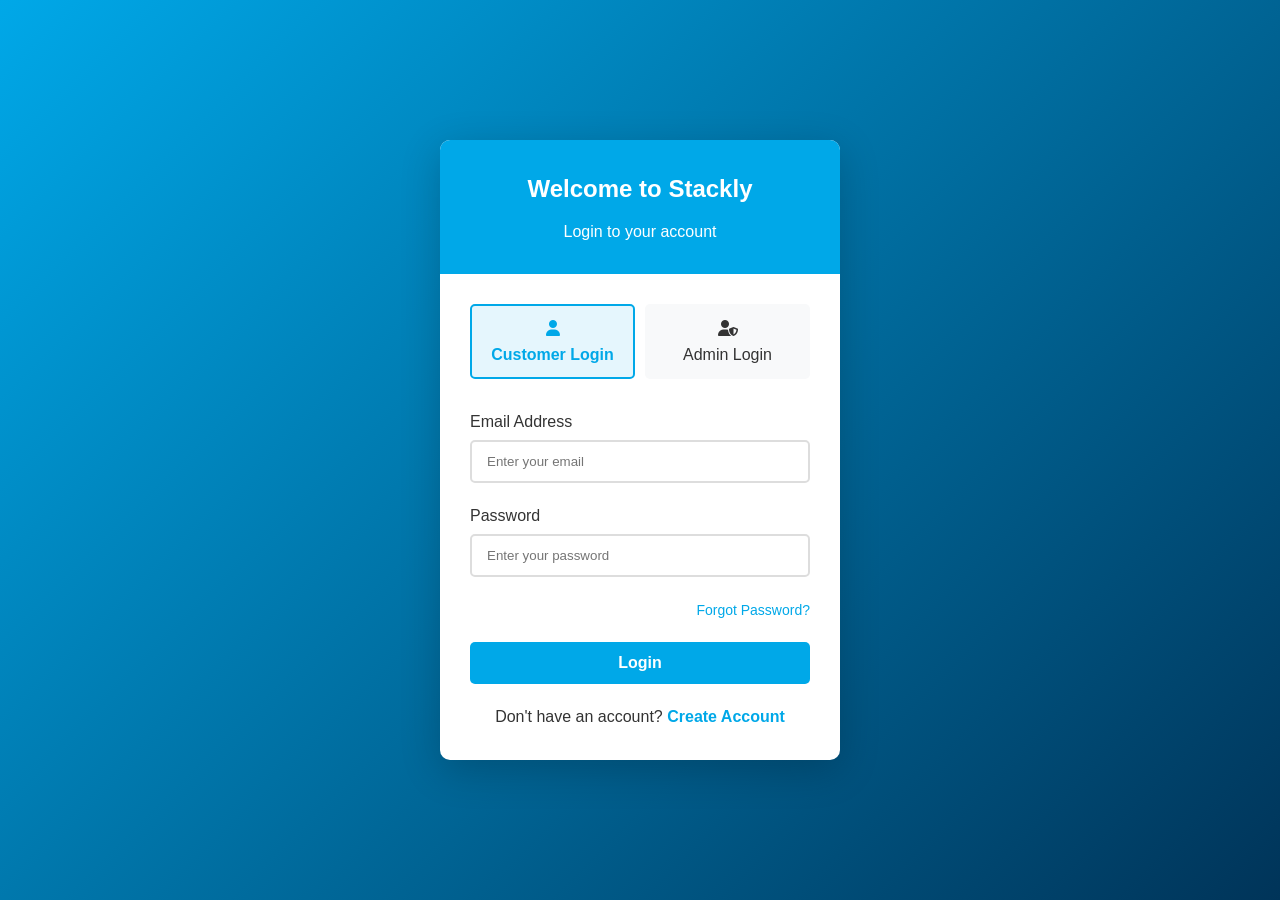
<file: create-account.html>
<!DOCTYPE html>
<html lang="en">
<head>
    <meta charset="UTF-8">
    <meta name="viewport" content="width=device-width, initial-scale=1.0">
    <title>Stackly</title>
    <link rel="stylesheet" href="css/style.css">
    <link rel="stylesheet" href="https://cdnjs.cloudflare.com/ajax/libs/font-awesome/6.4.0/css/all.min.css">
    <link rel="stylesheet" href="https://cdnjs.cloudflare.com/ajax/libs/animate.css/4.1.1/animate.min.css">
</head>
<body>
    <div class="login-container">
        <div class="login-box animate__animated animate__zoomIn">
            <div class="login-header">
                <h2>Welcome to Stackly</h2>
                <p>Login to your account</p>
            </div>

            <div class="login-body">
                <div class="login-options">
                    <div class="login-option active" data-login-type="customer">
                        <i class="fas fa-user"></i>
                        <div>Customer Login</div>
                    </div>
                    <div class="login-option" data-login-type="admin">
                        <i class="fas fa-user-shield"></i>
                        <div>Admin Login</div>
                    </div>
                </div>

                <form id="loginForm">
                    <input type="hidden" id="login-type" value="customer">

                    <div class="form-group">
                        <label for="email">Email Address</label>
                        <input type="email" id="email" name="email" required placeholder="Enter your email">
                    </div>

                    <div class="form-group">
                        <label for="password">Password</label>
                        <input type="password" id="password" name="password" required placeholder="Enter your password">
                    </div>

                    <div class="forgot-password">
                        <a href="404.html">Forgot Password?</a>
                    </div>

                    <button type="submit" class="login-btn">Login</button>

                    <div class="signup-link">
                        Don't have an account? <a href="create-account.html">Create Account</a>
                    </div>
                </form>
            </div>
        </div>
    </div>

    <script src="https://code.jquery.com/jquery-3.6.0.min.js"></script>
    <script src="js/main.js"></script>
    <script>
        document.addEventListener('DOMContentLoaded', function() {
            const loginForm = document.getElementById('loginForm');
            const loginOptions = document.querySelectorAll('.login-option');
            const loginTypeInput = document.getElementById('login-type');

            loginOptions.forEach(option => {
                option.addEventListener('click', function() {
                    loginOptions.forEach(opt => opt.classList.remove('active'));
                    this.classList.add('active');
                    loginTypeInput.value = this.getAttribute('data-login-type');
                });
            });

            loginForm.addEventListener('submit', function(e) {
                e.preventDefault();
                
                const loginType = loginTypeInput.value;
                const email = document.getElementById('email').value;
                const password = document.getElementById('password').value;

                if (email && password) {
                    // Redirect to appropriate dashboard based on login type
                    if (loginType === 'customer') {
                        window.location.href = 'customer-dashboard.html';
                    } else {
                        window.location.href = 'admin-dashboard.html';
                    }
                }
            });
        });
    </script>
</body>
</html>
</file>
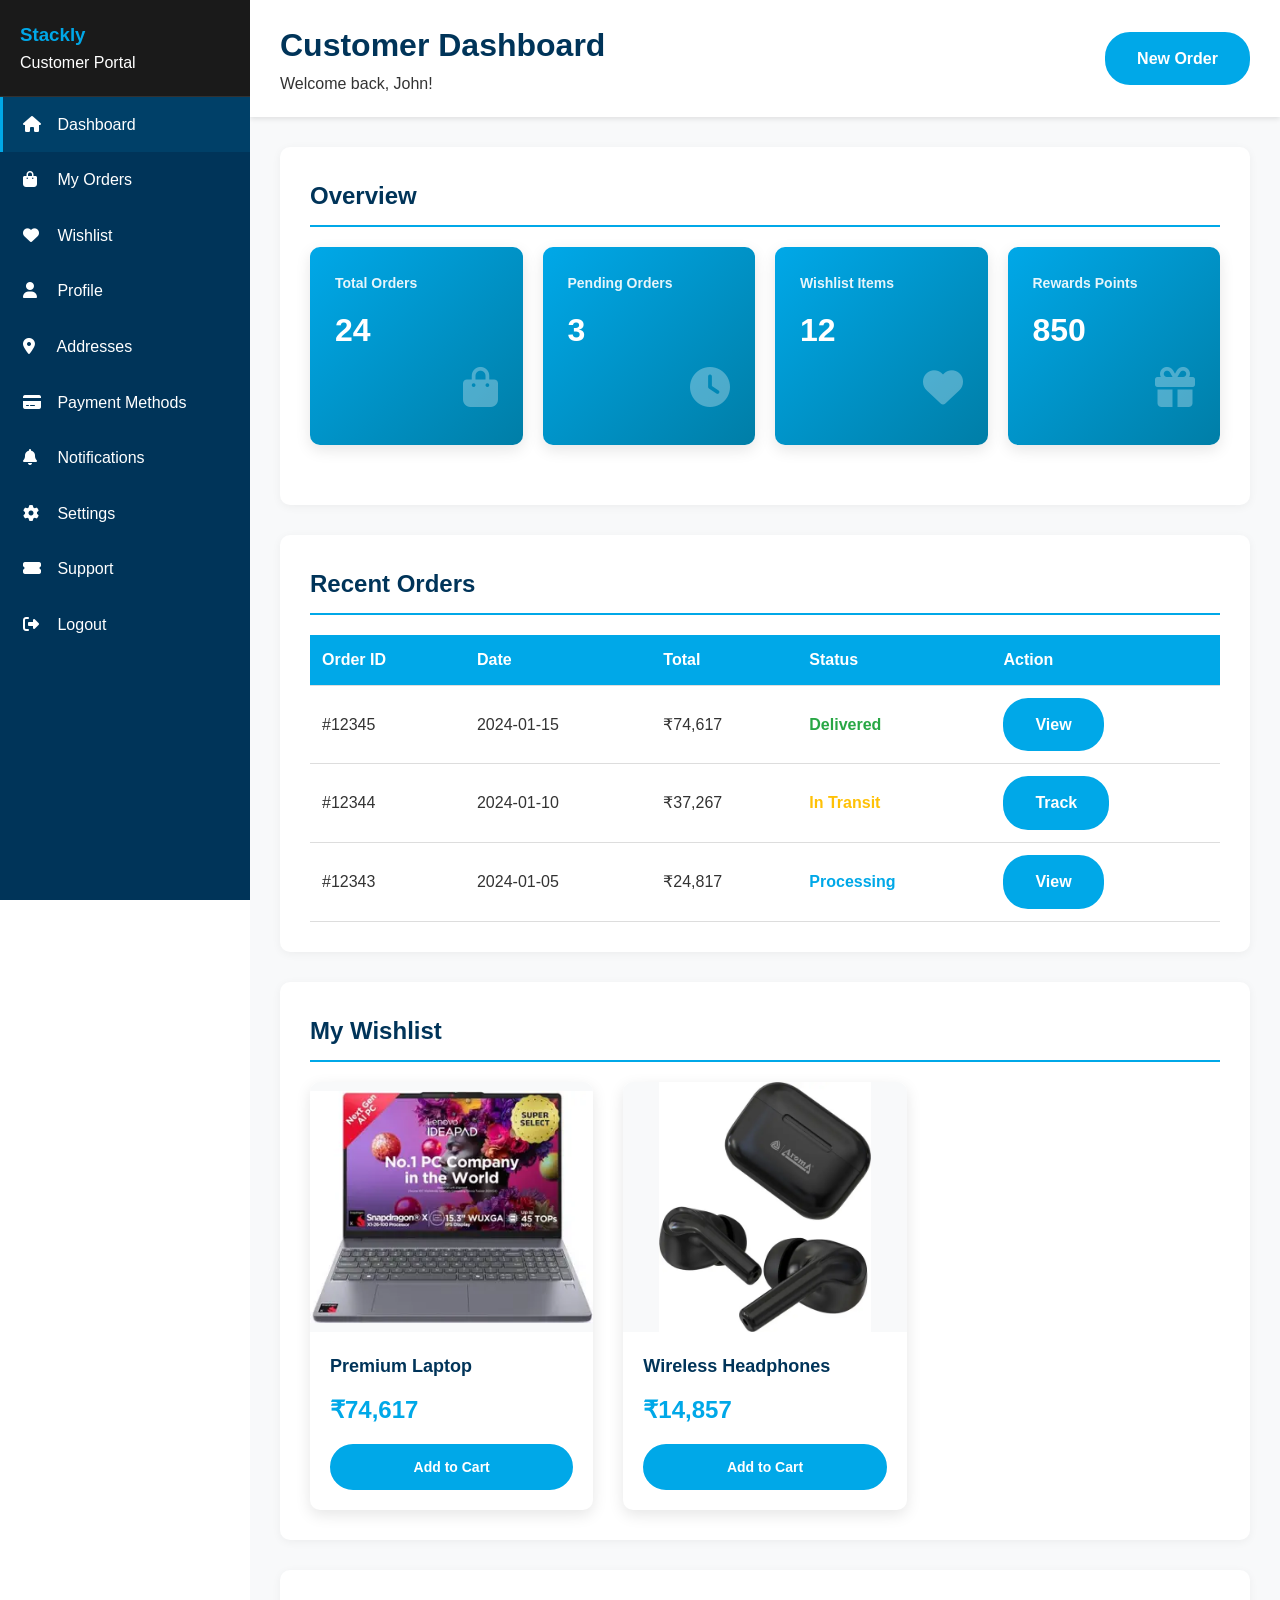
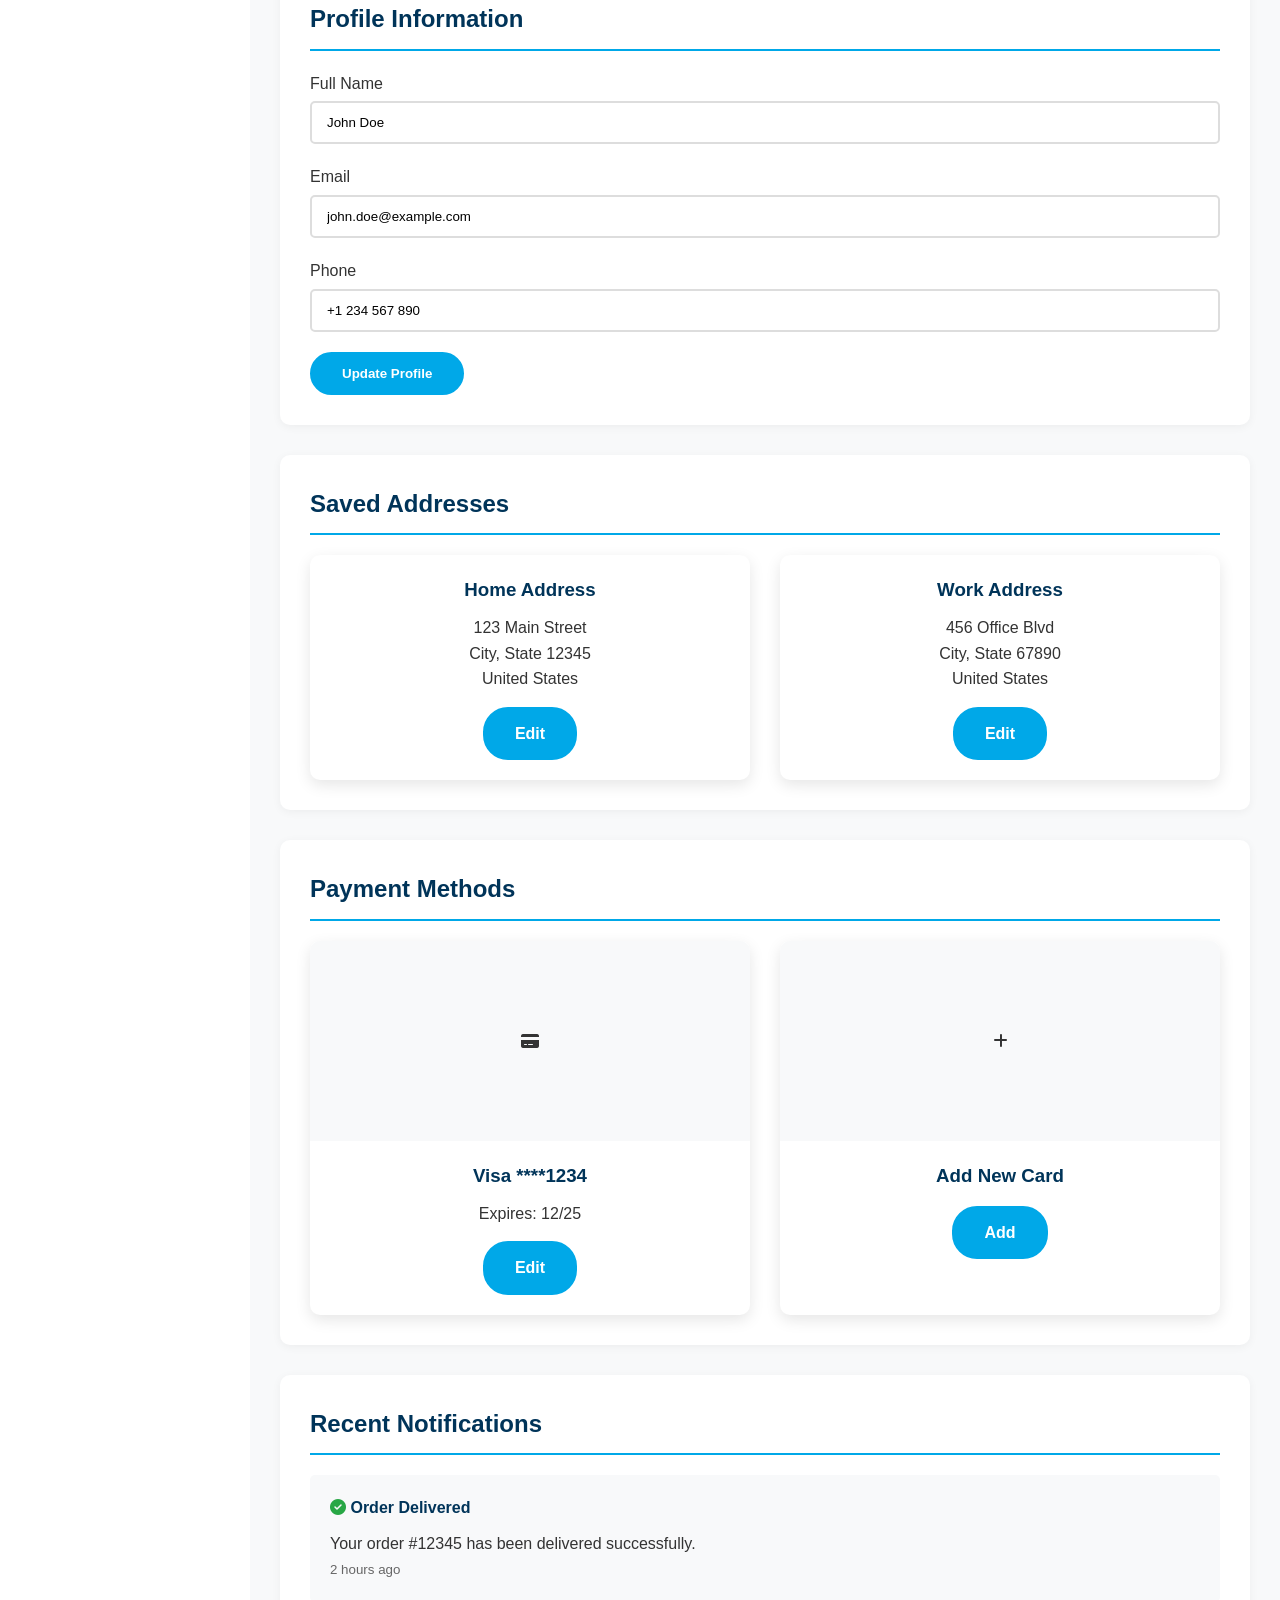
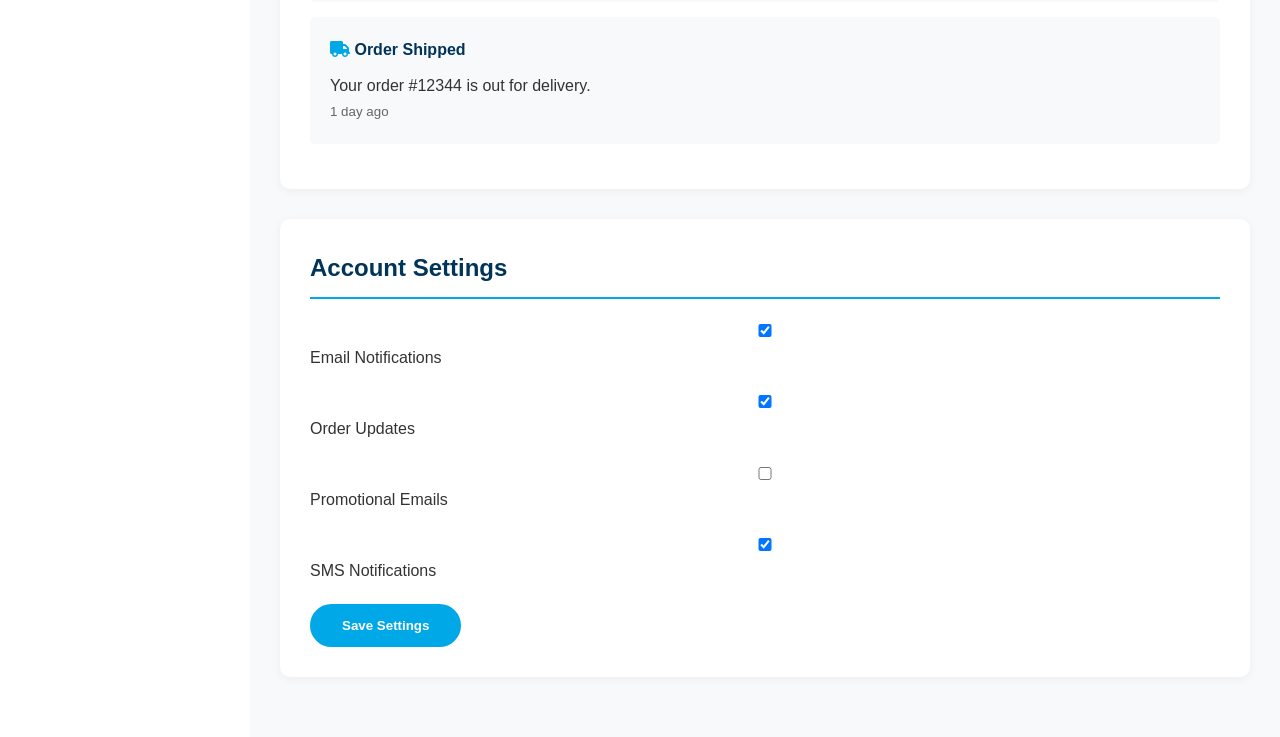
<file: customer-dashboard.html>
<!DOCTYPE html>
<html lang="en">
<head>
    <meta charset="UTF-8">
    <meta name="viewport" content="width=device-width, initial-scale=1.0">
    <title>Stackly</title>
    <link rel="stylesheet" href="css/style.css">
    <link rel="stylesheet" href="https://cdnjs.cloudflare.com/ajax/libs/font-awesome/6.4.0/css/all.min.css">
</head>
<body>
    <div class="dashboard">
        <!-- Sidebar -->
        <aside class="sidebar">
            <div class="sidebar-header">
                <h3>Stackly</h3>
                <p>Customer Portal</p>
            </div>
            <ul class="sidebar-menu">
                <li><a href="#overview" class="active"><i class="fas fa-home"></i> Dashboard</a></li>
                <li><a href="#orders"><i class="fas fa-shopping-bag"></i> My Orders</a></li>
                <li><a href="#wishlist"><i class="fas fa-heart"></i> Wishlist</a></li>
                <li><a href="#profile"><i class="fas fa-user"></i> Profile</a></li>
                <li><a href="#addresses"><i class="fas fa-map-marker-alt"></i> Addresses</a></li>
                <li><a href="#payment"><i class="fas fa-credit-card"></i> Payment Methods</a></li>
                <li><a href="#notifications"><i class="fas fa-bell"></i> Notifications</a></li>
                <li><a href="#settings"><i class="fas fa-cog"></i> Settings</a></li>
                <li><a href="404.html" class="redirect-404"><i class="fas fa-ticket-alt"></i> Support</a></li>
                <li><a href="index.html"><i class="fas fa-sign-out-alt"></i> Logout</a></li>
            </ul>
        </aside>

        <!-- Main Content -->
        <div class="main-content">
            <div class="dashboard-header">
                <div>
                    <h1>Customer Dashboard</h1>
                    <p>Welcome back, John!</p>
                </div>
                <div class="header-actions">
                    <a href="404.html" class="btn btn-primary redirect-404">New Order</a>
                    <button class="sidebar-toggle">
                        <i class="fas fa-bars"></i>
                    </button>
                </div>
            </div>

            <div class="dashboard-content">
                <!-- Overview Section -->
                <div class="dashboard-section" id="overview">
                    <h2>Overview</h2>
                    <div class="stats-grid">
                        <div class="stat-card">
                            <h3>Total Orders</h3>
                            <div class="stat-value">24</div>
                            <div class="stat-icon"><i class="fas fa-shopping-bag"></i></div>
                        </div>
                        <div class="stat-card">
                            <h3>Pending Orders</h3>
                            <div class="stat-value">3</div>
                            <div class="stat-icon"><i class="fas fa-clock"></i></div>
                        </div>
                        <div class="stat-card">
                            <h3>Wishlist Items</h3>
                            <div class="stat-value">12</div>
                            <div class="stat-icon"><i class="fas fa-heart"></i></div>
                        </div>
                        <div class="stat-card">
                            <h3>Rewards Points</h3>
                            <div class="stat-value">850</div>
                            <div class="stat-icon"><i class="fas fa-gift"></i></div>
                        </div>
                    </div>
                </div>

                <!-- Orders Section -->
                <div class="dashboard-section" id="orders">
                    <h2>Recent Orders</h2>
                    <table class="data-table">
                        <thead>
                            <tr>
                                <th>Order ID</th>
                                <th>Date</th>
                                <th>Total</th>
                                <th>Status</th>
                                <th>Action</th>
                            </tr>
                        </thead>
                        <tbody>
                            <tr>
                                <td data-label="Order ID">#12345</td>
                                <td data-label="Date">2024-01-15</td>
                                <td data-label="Total">₹74,617</td>
                                <td data-label="Status"><span style="color: var(--success); font-weight: bold;">Delivered</span></td>
                                <td data-label="Action"><a href="404.html" class="btn btn-primary redirect-404">View</a></td>
                            </tr>
                            <tr>
                                <td data-label="Order ID">#12344</td>
                                <td data-label="Date">2024-01-10</td>
                                <td data-label="Total">₹37,267</td>
                                <td data-label="Status"><span style="color: var(--warning); font-weight: bold;">In Transit</span></td>
                                <td data-label="Action"><a href="404.html" class="btn btn-primary redirect-404">Track</a></td>
                            </tr>
                            <tr>
                                <td data-label="Order ID">#12343</td>
                                <td data-label="Date">2024-01-05</td>
                                <td data-label="Total">₹24,817</td>
                                <td data-label="Status"><span style="color: var(--primary-color); font-weight: bold;">Processing</span></td>
                                <td data-label="Action"><a href="404.html" class="btn btn-primary redirect-404">View</a></td>
                            </tr>
                        </tbody>
                    </table>
                </div>

                <!-- Wishlist Section -->
                <div class="dashboard-section" id="wishlist">
                    <h2>My Wishlist</h2>
                    <div class="product-grid">
                        <div class="product-card">
                            <div class="product-image">
                                <img src="images/laptop.webp" alt="Premium Laptop">
                            </div>
                            <div class="product-info">
                                <h3>Premium Laptop</h3>
                                <div class="product-price">₹74,617</div>
                                <div class="product-actions">
                                    <a href="404.html" class="btn btn-primary redirect-404">Add to Cart</a>
                                </div>
                            </div>
                        </div>
                        <div class="product-card">
                            <div class="product-image">
                                <img src="images/headphone.webp" alt="Wireless Headphones">
                            </div>
                            <div class="product-info">
                                <h3>Wireless Headphones</h3>
                                <div class="product-price">₹14,857</div>
                                <div class="product-actions">
                                    <a href="404.html" class="btn btn-primary redirect-404">Add to Cart</a>
                                </div>
                            </div>
                        </div>
                    </div>
                </div>

                <!-- Profile Section -->
                <div class="dashboard-section" id="profile">
                    <h2>Profile Information</h2>
                    <form>
                        <div class="form-group">
                            <label>Full Name</label>
                            <input type="text" value="John Doe" class="form-control">
                        </div>
                        <div class="form-group">
                            <label>Email</label>
                            <input type="email" value="john.doe@example.com" class="form-control">
                        </div>
                        <div class="form-group">
                            <label>Phone</label>
                            <input type="tel" value="+1 234 567 890" class="form-control">
                        </div>
                        <button type="submit" class="btn btn-primary redirect-404">Update Profile</button>
                    </form>
                </div>

                <!-- Addresses Section -->
                <div class="dashboard-section" id="addresses">
                    <h2>Saved Addresses</h2>
                    <div class="category-grid">
                        <div class="category-card">
                            <div class="category-info">
                                <h3>Home Address</h3>
                                <p>123 Main Street<br>City, State 12345<br>United States</p>
                                <div style="margin-top: 15px;">
                                    <a href="404.html" class="btn btn-primary redirect-404">Edit</a>
                                </div>
                            </div>
                        </div>
                        <div class="category-card">
                            <div class="category-info">
                                <h3>Work Address</h3>
                                <p>456 Office Blvd<br>City, State 67890<br>United States</p>
                                <div style="margin-top: 15px;">
                                    <a href="404.html" class="btn btn-primary redirect-404">Edit</a>
                                </div>
                            </div>
                        </div>
                    </div>
                </div>

                <!-- Payment Methods Section -->
                <div class="dashboard-section" id="payment">
                    <h2>Payment Methods</h2>
                    <div class="category-grid">
                        <div class="category-card">
                            <div class="category-image">
                                <i class="fas fa-credit-card"></i>
                            </div>
                            <div class="category-info">
                                <h3>Visa ****1234</h3>
                                <p>Expires: 12/25</p>
                                <div style="margin-top: 15px;">
                                    <a href="404.html" class="btn btn-primary redirect-404">Edit</a>
                                </div>
                            </div>
                        </div>
                        <div class="category-card">
                            <div class="category-image">
                                <i class="fas fa-plus"></i>
                            </div>
                            <div class="category-info">
                                <h3>Add New Card</h3>
                                <div style="margin-top: 15px;">
                                    <a href="404.html" class="btn btn-primary redirect-404">Add</a>
                                </div>
                            </div>
                        </div>
                    </div>
                </div>

                <!-- Notifications Section -->
                <div class="dashboard-section" id="notifications">
                    <h2>Recent Notifications</h2>
                    <div style="padding: 20px; background: var(--light-bg); border-radius: 5px; margin-bottom: 15px;">
                        <h4 style="margin-bottom: 10px; color: var(--secondary-color);">
                            <i class="fas fa-check-circle" style="color: var(--success);"></i> Order Delivered
                        </h4>
                        <p>Your order #12345 has been delivered successfully.</p>
                        <small style="color: #666;">2 hours ago</small>
                    </div>
                    <div style="padding: 20px; background: var(--light-bg); border-radius: 5px; margin-bottom: 15px;">
                        <h4 style="margin-bottom: 10px; color: var(--secondary-color);">
                            <i class="fas fa-truck" style="color: var(--primary-color);"></i> Order Shipped
                        </h4>
                        <p>Your order #12344 is out for delivery.</p>
                        <small style="color: #666;">1 day ago</small>
                    </div>
                </div>

                <!-- Settings Section -->
                <div class="dashboard-section" id="settings">
                    <h2>Account Settings</h2>
                    <div class="form-group">
                        <label>
                            <input type="checkbox" checked> Email Notifications
                        </label>
                    </div>
                    <div class="form-group">
                        <label>
                            <input type="checkbox" checked> Order Updates
                        </label>
                    </div>
                    <div class="form-group">
                        <label>
                            <input type="checkbox"> Promotional Emails
                        </label>
                    </div>
                    <div class="form-group">
                        <label>
                            <input type="checkbox" checked> SMS Notifications
                        </label>
                    </div>
                    <button class="btn btn-primary redirect-404">Save Settings</button>
                </div>
            </div>
        </div>
    </div>

    <script src="https://code.jquery.com/jquery-3.6.0.min.js"></script>
    <script src="js/main.js"></script>
    <script>
        document.addEventListener('DOMContentLoaded', function() {
            const sidebarLinks = document.querySelectorAll('.sidebar-menu a[href^="#"]');

            sidebarLinks.forEach(link => {
                link.addEventListener('click', function(e) {
                    e.preventDefault();

                    // Remove active class from all links
                    sidebarLinks.forEach(l => l.classList.remove('active'));

                    // Add active class to clicked link
                    this.classList.add('active');

                    // Scroll to section
                    const targetId = this.getAttribute('href');
                    const targetSection = document.querySelector(targetId);

                    if (targetSection) {
                        targetSection.scrollIntoView({ behavior: 'smooth', block: 'start' });
                    }
                });
            });
        });
    </script>
</body>
</html>
</file>
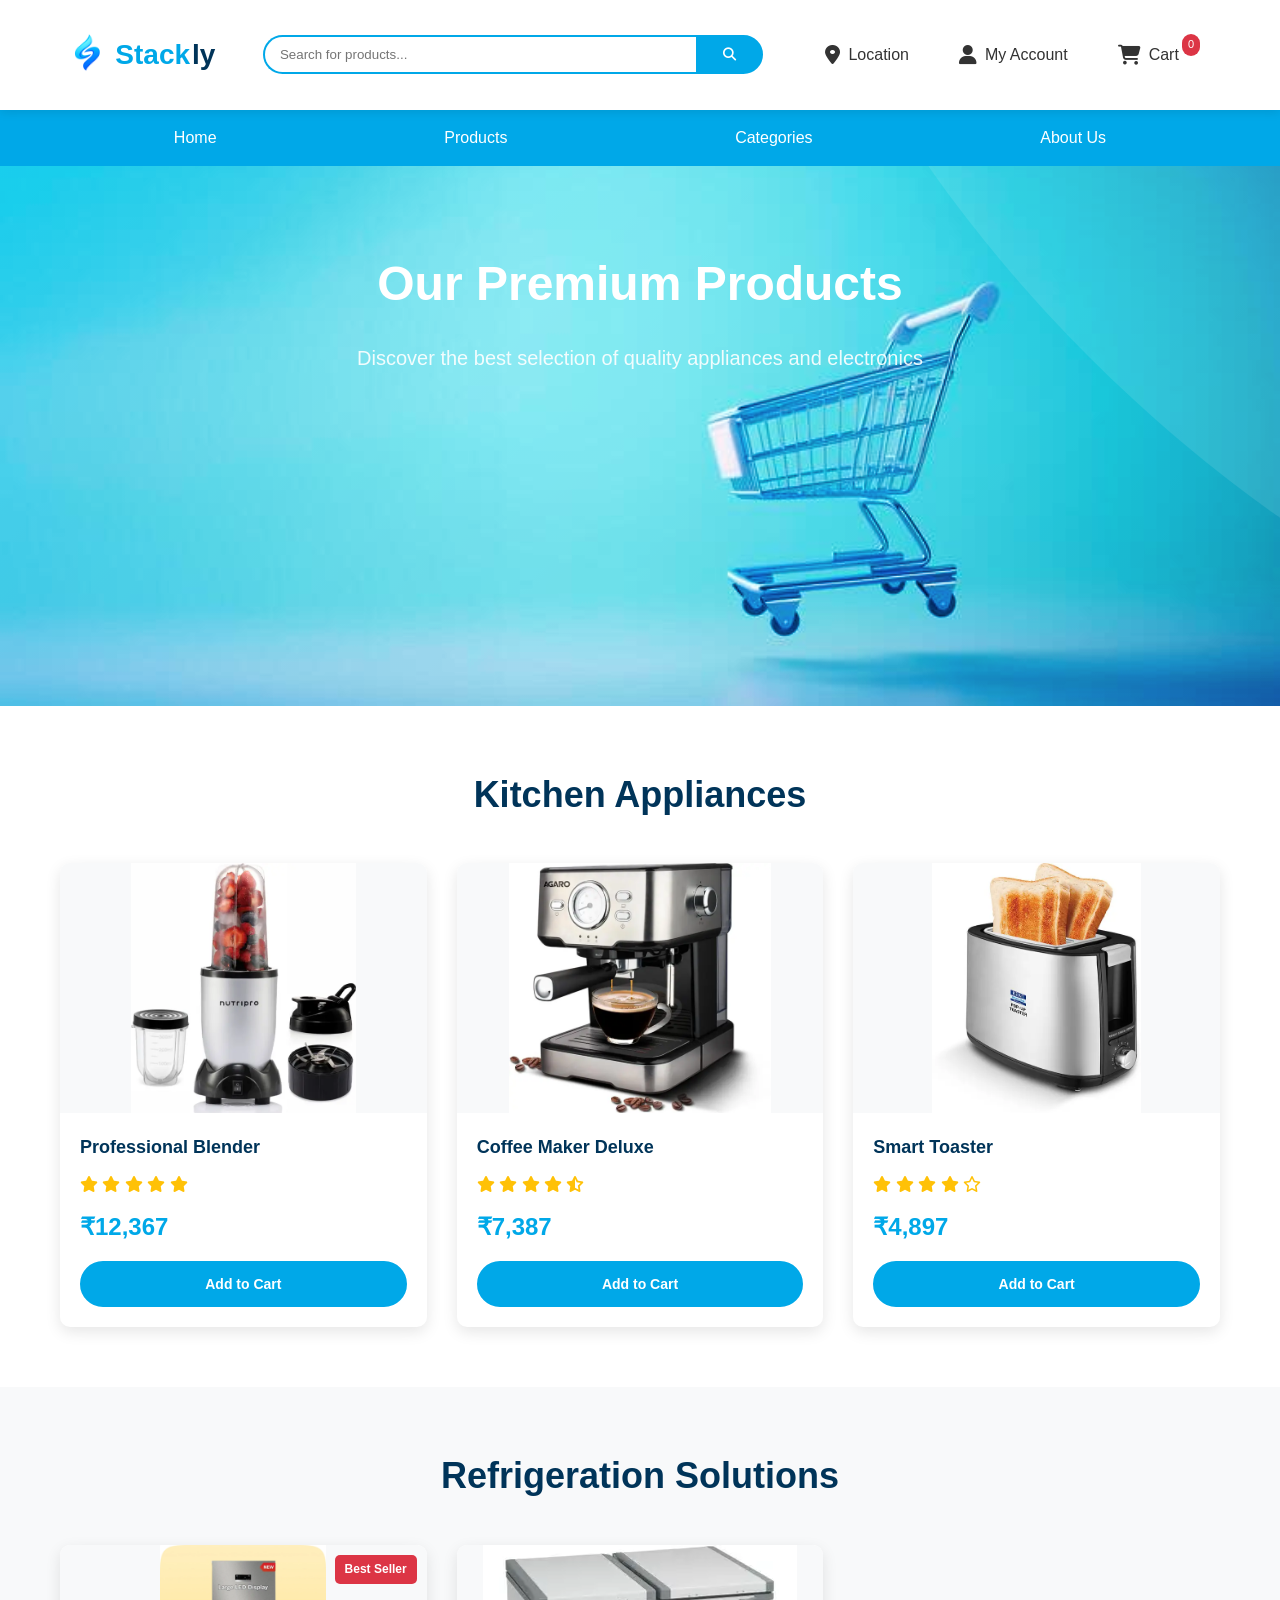
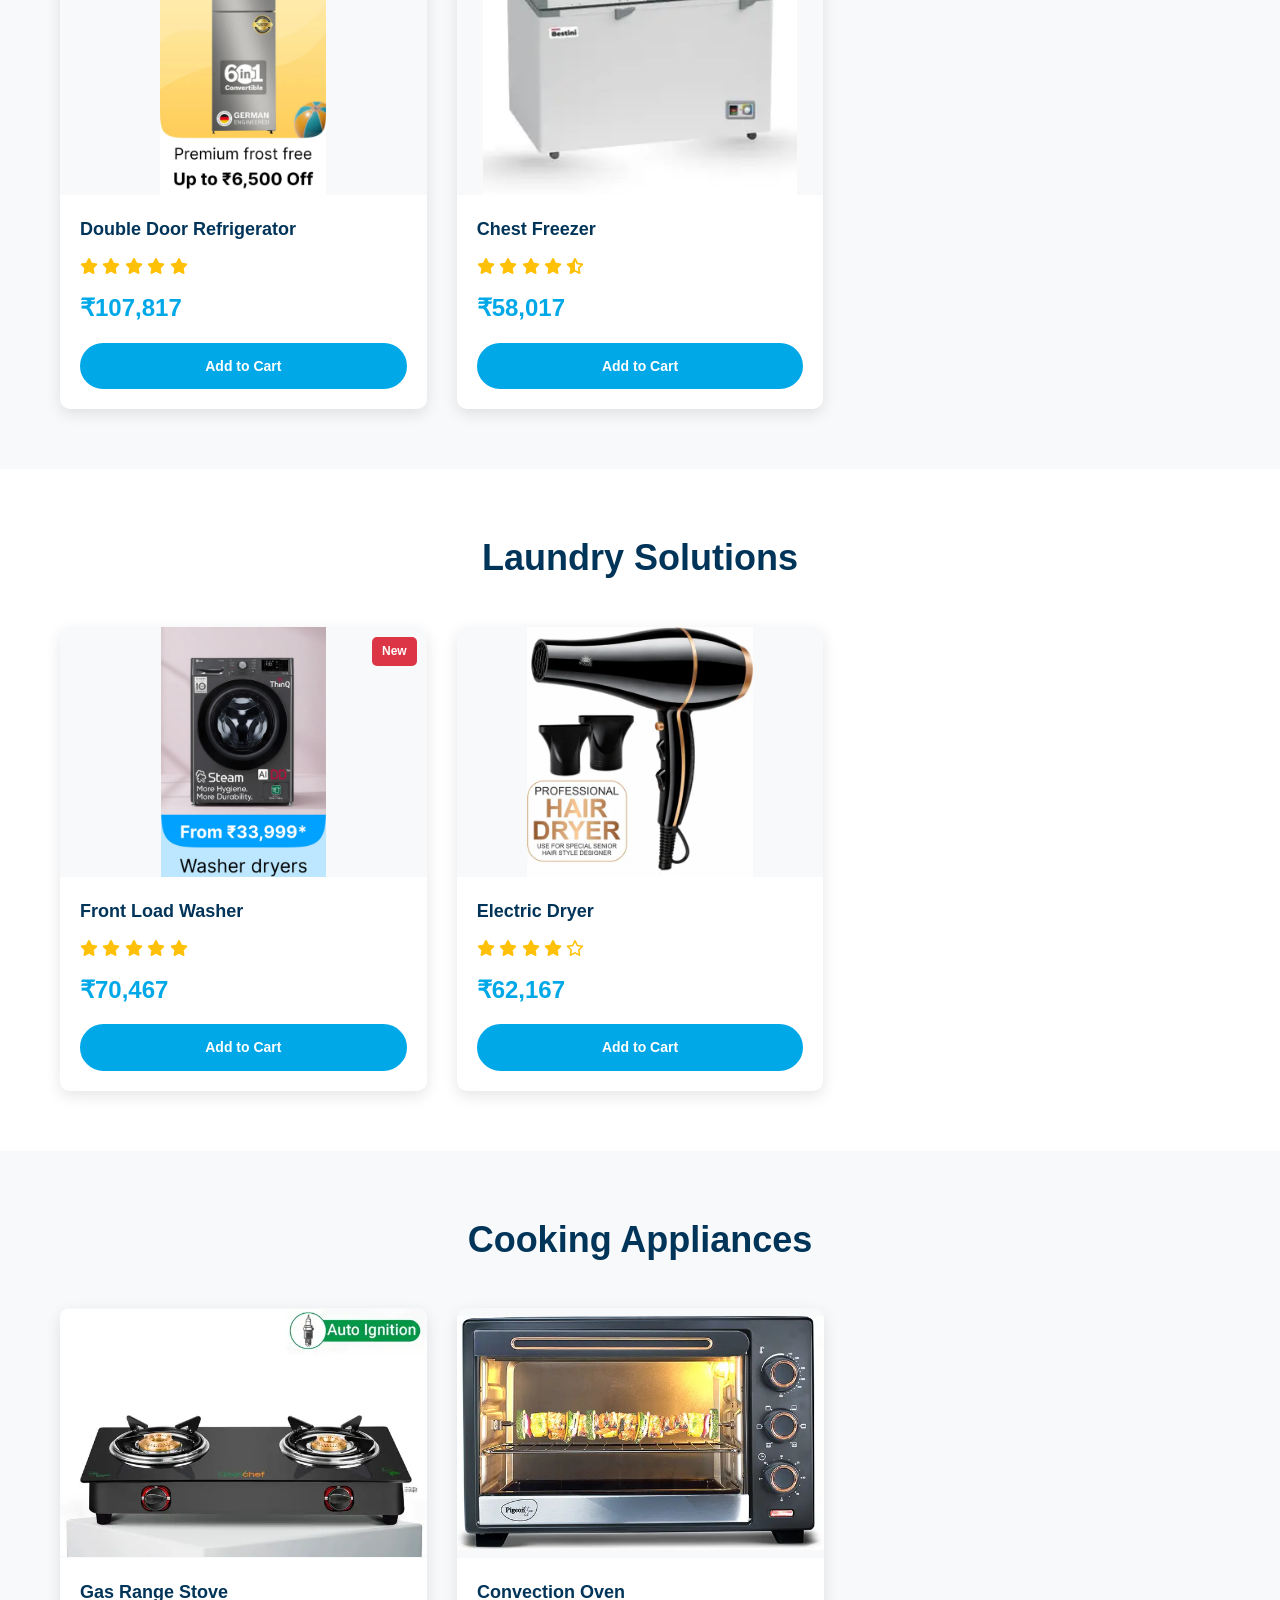
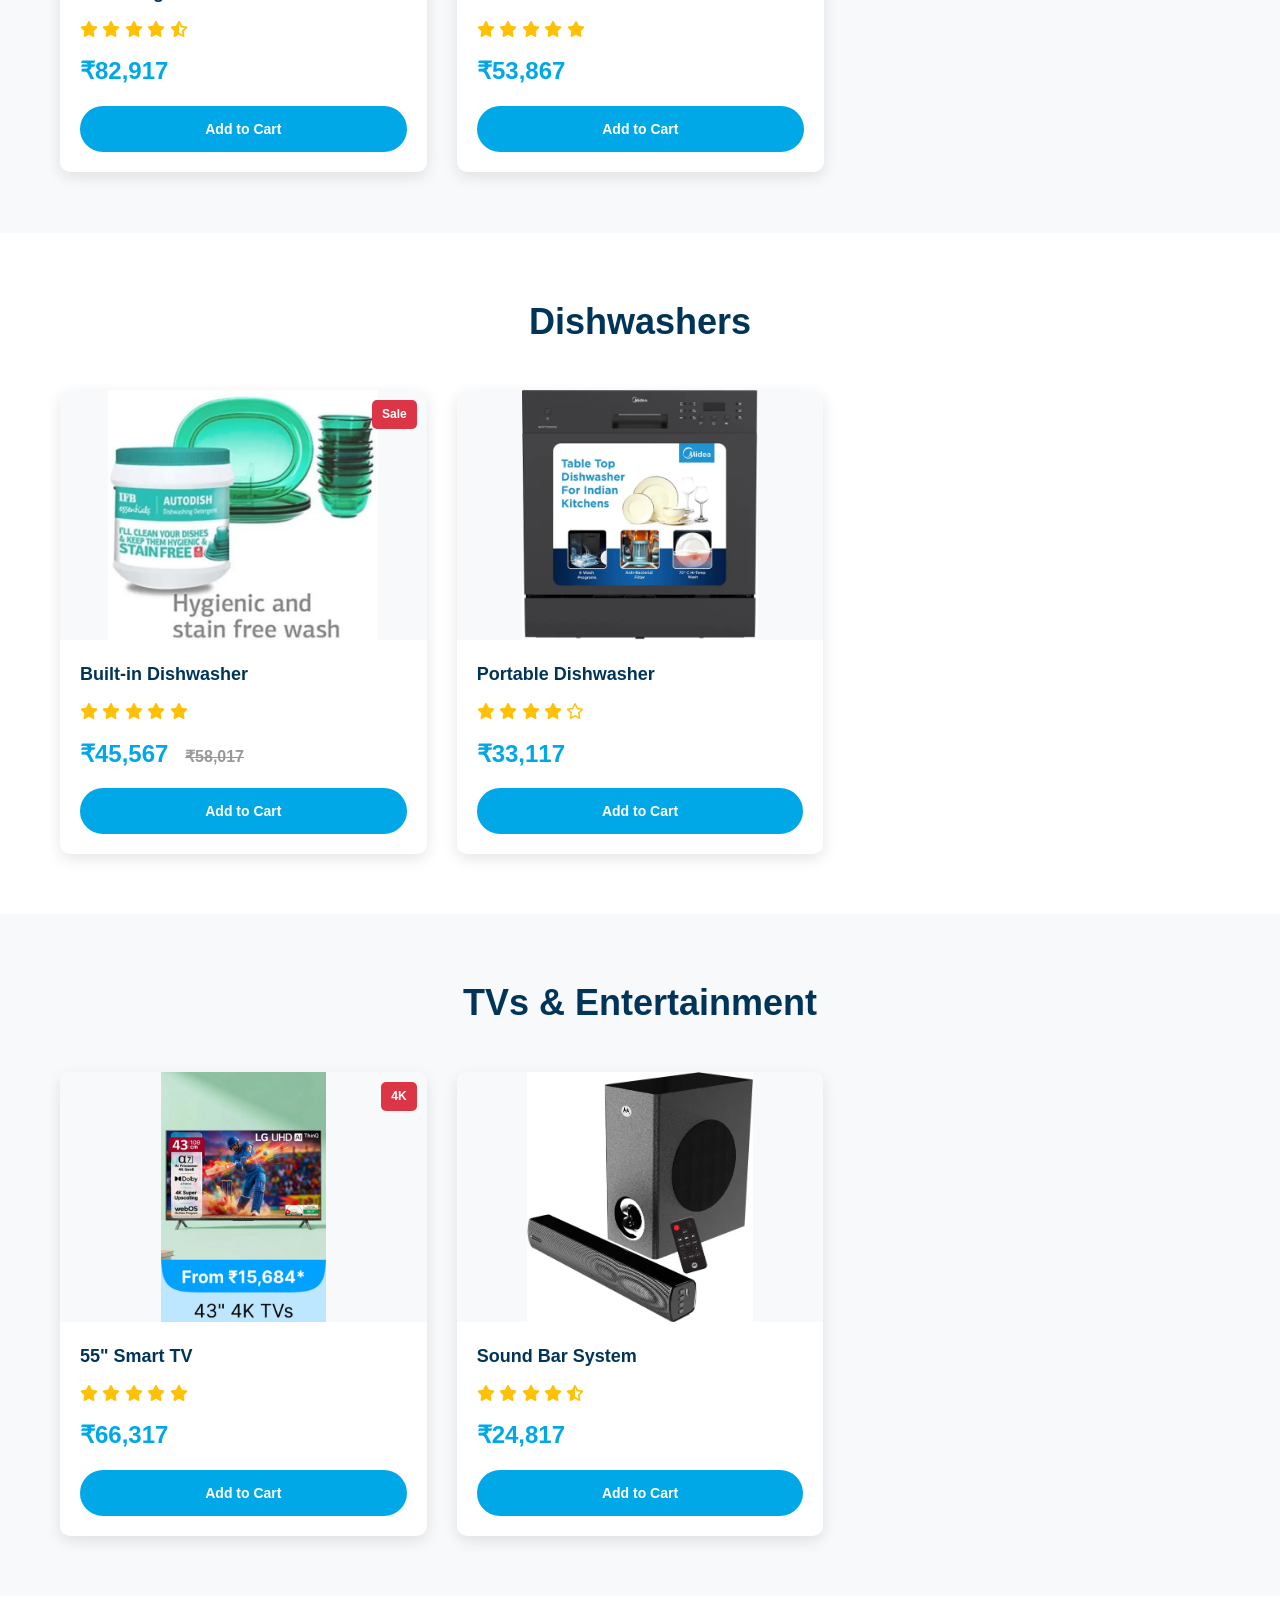
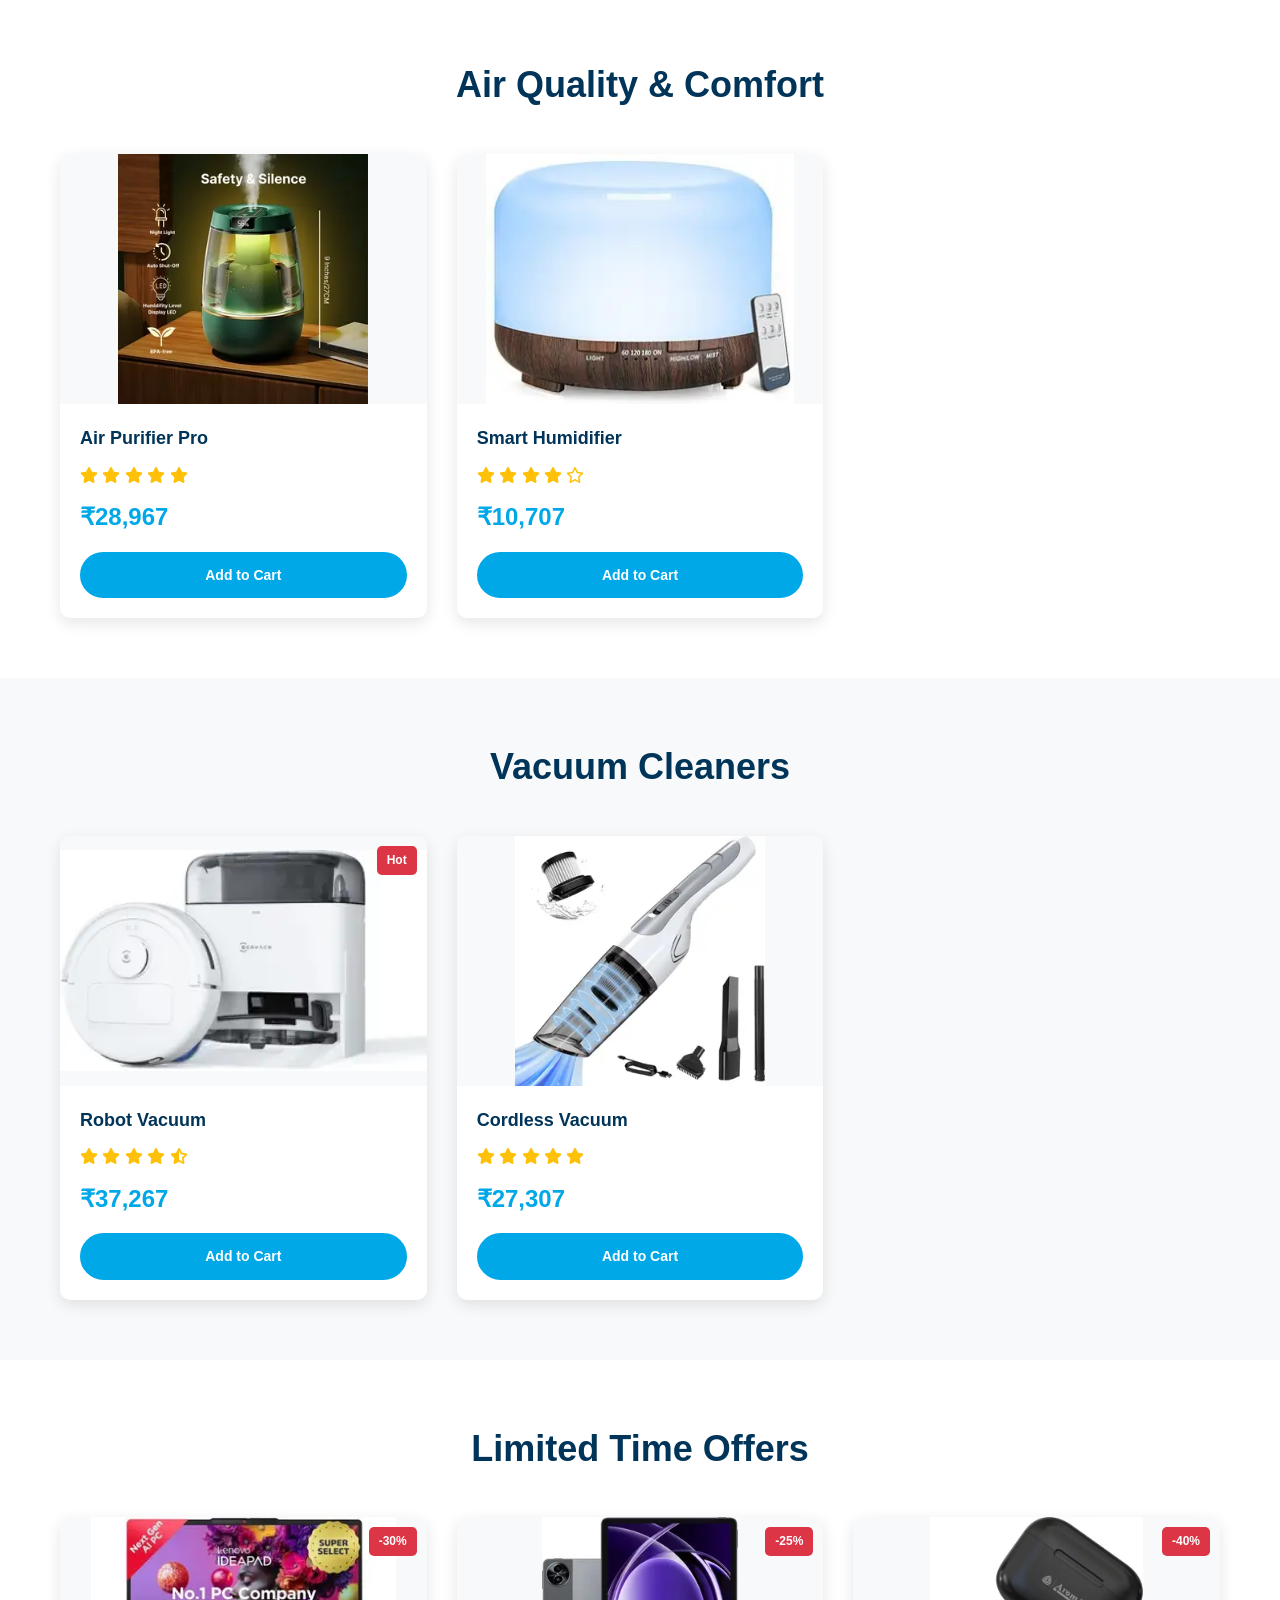
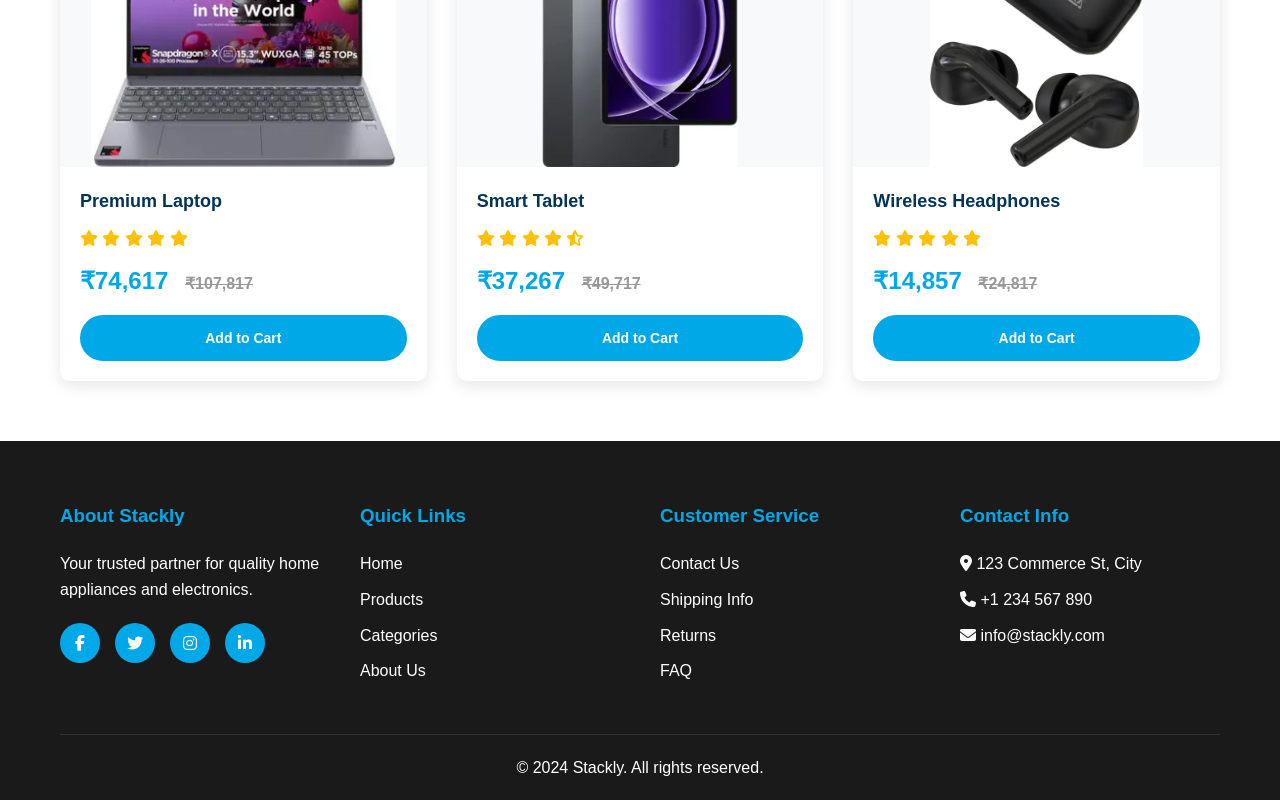
<file: products.html>
<!DOCTYPE html>
<html lang="en">
<head>
    <meta charset="UTF-8">
    <meta name="viewport" content="width=device-width, initial-scale=1.0">
    <title>Stackly</title>
    <link rel="stylesheet" href="css/style.css">
    <link rel="stylesheet" href="https://cdnjs.cloudflare.com/ajax/libs/font-awesome/6.4.0/css/all.min.css">
    <link rel="stylesheet" href="https://cdnjs.cloudflare.com/ajax/libs/animate.css/4.1.1/animate.min.css">
    <link rel="stylesheet" href="https://unpkg.com/aos@2.3.1/dist/aos.css">
</head>
<body>
   

    <!-- Header -->
    <header class="header">
        <div class="container">
            <div class="logo-wrap">
                <a href="index.html" class="logo">
                    <img src="images/ecomm logo.png" alt="Stackly Logo" class="logo-img">
                    Stack<span>ly</span>
                </a>
            </div>
            <div class="search-bar">
                <input type="text" placeholder="Search for products...">
                <button><i class="fas fa-search"></i></button>
            </div>
            <div class="header-actions">
                <a href="404.html" class="header-btn">
                    <i class="fas fa-map-marker-alt"></i>
                    <span>Location</span>
                </a>
                <a href="login.html" class="header-btn">
                    <i class="fas fa-user"></i>
                    <span>My Account</span>
                </a>
                <a href="404.html" class="header-btn">
                    <i class="fas fa-shopping-cart"></i>
                    <span>Cart</span>
                    <span class="cart-badge">0</span>
                </a>
            </div>
        </div>
    </header>

    <!-- Navigation -->
    <nav class="main-nav">
        <button class="mobile-menu-toggle">
            <i class="fas fa-bars"></i>
        </button>
        <div class="container">
            <ul class="nav-list">
                <li><a href="index.html">Home</a></li>
                <li><a href="products.html">Products</a></li>
                <li><a href="categories.html">Categories</a></li>
                <li><a href="about.html">About Us</a></li>
            </ul>
        </div>
    </nav>

    <!-- Section 1: Hero Banner -->
    <section class="hero" id="section1" data-aos="fade-up">
        <div class="container">
            <h1>Our Premium Products</h1>
            <p>Discover the best selection of quality appliances and electronics</p>
        </div>
    </section>

    <!-- Section 2: Kitchen Appliances -->
    <section class="products" id="section2">
        <div class="container">
            <h2 class="section-title" data-aos="fade-up">Kitchen Appliances</h2>
            <div class="product-grid">
                <div class="product-card" data-aos="zoom-in">
                    <div class="product-image">
                        <img src="images/blender.webp" alt="Professional Blender" loading="lazy">
                    </div>
                    <div class="product-info">
                        <h3>Professional Blender</h3>
                        <div class="product-rating">
                            <i class="fas fa-star"></i>
                            <i class="fas fa-star"></i>
                            <i class="fas fa-star"></i>
                            <i class="fas fa-star"></i>
                            <i class="fas fa-star"></i>
                        </div>
                        <div class="product-price">₹12,367</div>
                        <div class="product-actions">
                            <a href="#" class="btn btn-primary add-to-cart">Add to Cart</a>
                        </div>
                    </div>
                </div>
                <div class="product-card" data-aos="zoom-in" data-aos-delay="100">
                    <div class="product-image">
                        <img src="images/coffeemaker.webp" alt="Coffee Maker Deluxe" loading="lazy">
                    </div>
                    <div class="product-info">
                        <h3>Coffee Maker Deluxe</h3>
                        <div class="product-rating">
                            <i class="fas fa-star"></i>
                            <i class="fas fa-star"></i>
                            <i class="fas fa-star"></i>
                            <i class="fas fa-star"></i>
                            <i class="fas fa-star-half-alt"></i>
                        </div>
                        <div class="product-price">₹7,387</div>
                        <div class="product-actions">
                            <a href="#" class="btn btn-primary add-to-cart">Add to Cart</a>
                        </div>
                    </div>
                </div>
                <div class="product-card" data-aos="zoom-in" data-aos-delay="200">
                    <div class="product-image">
                        <img src="images/toaster.webp" alt="Smart Toaster" loading="lazy">
                    </div>
                    <div class="product-info">
                        <h3>Smart Toaster</h3>
                        <div class="product-rating">
                            <i class="fas fa-star"></i>
                            <i class="fas fa-star"></i>
                            <i class="fas fa-star"></i>
                            <i class="fas fa-star"></i>
                            <i class="far fa-star"></i>
                        </div>
                        <div class="product-price">₹4,897</div>
                        <div class="product-actions">
                            <a href="#" class="btn btn-primary add-to-cart">Add to Cart</a>
                        </div>
                    </div>
                </div>
            </div>
        </div>
    </section>

    <!-- Section 3: Refrigeration -->
    <section class="products" id="section3" style="background: var(--light-bg);">
        <div class="container">
            <h2 class="section-title" data-aos="fade-up">Refrigeration Solutions</h2>
            <div class="product-grid">
                <div class="product-card" data-aos="fade-up">
                    <div class="product-image">
                        <img src="images/fridge.webp" alt="Double Door Refrigerator" loading="lazy">
                        <span class="product-badge">Best Seller</span>
                    </div>
                    <div class="product-info">
                        <h3>Double Door Refrigerator</h3>
                        <div class="product-rating">
                            <i class="fas fa-star"></i>
                            <i class="fas fa-star"></i>
                            <i class="fas fa-star"></i>
                            <i class="fas fa-star"></i>
                            <i class="fas fa-star"></i>
                        </div>
                        <div class="product-price">₹107,817</div>
                        <div class="product-actions">
                            <a href="#" class="btn btn-primary add-to-cart">Add to Cart</a>
                        </div>
                    </div>
                </div>
                <div class="product-card" data-aos="fade-up" data-aos-delay="100">
                    <div class="product-image">
                        <img src="images/freezer.webp" alt="Chest Freezer" loading="lazy">
                    </div>
                    <div class="product-info">
                        <h3>Chest Freezer</h3>
                        <div class="product-rating">
                            <i class="fas fa-star"></i>
                            <i class="fas fa-star"></i>
                            <i class="fas fa-star"></i>
                            <i class="fas fa-star"></i>
                            <i class="fas fa-star-half-alt"></i>
                        </div>
                        <div class="product-price">₹58,017</div>
                        <div class="product-actions">
                            <a href="#" class="btn btn-primary add-to-cart">Add to Cart</a>
                        </div>
                    </div>
                </div>
            </div>
        </div>
    </section>

    <!-- Section 4: Laundry Solutions -->
    <section class="products" id="section4">
        <div class="container">
            <h2 class="section-title" data-aos="fade-up">Laundry Solutions</h2>
            <div class="product-grid">
                <div class="product-card" data-aos="slide-up">
                    <div class="product-image">
                        <img src="images/4.webp" alt="Front Load Washer" loading="lazy">
                        <span class="product-badge">New</span>
                    </div>
                    <div class="product-info">
                        <h3>Front Load Washer</h3>
                        <div class="product-rating">
                            <i class="fas fa-star"></i>
                            <i class="fas fa-star"></i>
                            <i class="fas fa-star"></i>
                            <i class="fas fa-star"></i>
                            <i class="fas fa-star"></i>
                        </div>
                        <div class="product-price">₹70,467</div>
                        <div class="product-actions">
                            <a href="#" class="btn btn-primary add-to-cart">Add to Cart</a>
                        </div>
                    </div>
                </div>
                <div class="product-card" data-aos="slide-up" data-aos-delay="100">
                    <div class="product-image">
                        <img src="images/dryer.webp" alt="Electric Dryer" loading="lazy">
                    </div>
                    <div class="product-info">
                        <h3>Electric Dryer</h3>
                        <div class="product-rating">
                            <i class="fas fa-star"></i>
                            <i class="fas fa-star"></i>
                            <i class="fas fa-star"></i>
                            <i class="fas fa-star"></i>
                            <i class="far fa-star"></i>
                        </div>
                        <div class="product-price">₹62,167</div>
                        <div class="product-actions">
                            <a href="#" class="btn btn-primary add-to-cart">Add to Cart</a>
                        </div>
                    </div>
                </div>
            </div>
        </div>
    </section>

    <!-- Section 5: Cooking Appliances -->
    <section class="products" id="section5" style="background: var(--light-bg);">
        <div class="container">
            <h2 class="section-title" data-aos="fade-up">Cooking Appliances</h2>
            <div class="product-grid">
                <div class="product-card" data-aos="flip-left">
                    <div class="product-image">
                        <img src="images/stove.webp"Gas Range Stove" loading="lazy">
                    </div>
                    <div class="product-info">
                        <h3>Gas Range Stove</h3>
                        <div class="product-rating">
                            <i class="fas fa-star"></i>
                            <i class="fas fa-star"></i>
                            <i class="fas fa-star"></i>
                            <i class="fas fa-star"></i>
                            <i class="fas fa-star-half-alt"></i>
                        </div>
                        <div class="product-price">₹82,917</div>
                        <div class="product-actions">
                            <a href="#" class="btn btn-primary add-to-cart">Add to Cart</a>
                        </div>
                    </div>
                </div>
                <div class="product-card" data-aos="flip-left" data-aos-delay="100">
                    <div class="product-image">
                        <img src="images/oven.webp" alt="Convection Oven" loading="lazy">
                    </div>
                    <div class="product-info">
                        <h3>Convection Oven</h3>
                        <div class="product-rating">
                            <i class="fas fa-star"></i>
                            <i class="fas fa-star"></i>
                            <i class="fas fa-star"></i>
                            <i class="fas fa-star"></i>
                            <i class="fas fa-star"></i>
                        </div>
                        <div class="product-price">₹53,867</div>
                        <div class="product-actions">
                            <a href="#" class="btn btn-primary add-to-cart">Add to Cart</a>
                        </div>
                    </div>
                </div>
            </div>
        </div>
    </section>

    <!-- Section 6: Dishwashers -->
    <section class="products" id="section6">
        <div class="container">
            <h2 class="section-title" data-aos="fade-up">Dishwashers</h2>
            <div class="product-grid">
                <div class="product-card" data-aos="zoom-in">
                    <div class="product-image">
                        <img src="images/dishwaher.webp" alt="Built-in Dishwasher" loading="lazy">
                        <span class="product-badge">Sale</span>
                    </div>
                    <div class="product-info">
                        <h3>Built-in Dishwasher</h3>
                        <div class="product-rating">
                            <i class="fas fa-star"></i>
                            <i class="fas fa-star"></i>
                            <i class="fas fa-star"></i>
                            <i class="fas fa-star"></i>
                            <i class="fas fa-star"></i>
                        </div>
                        <div class="product-price">₹45,567 <span class="old-price">₹58,017</span></div>
                        <div class="product-actions">
                            <a href="#" class="btn btn-primary add-to-cart">Add to Cart</a>
                        </div>
                    </div>
                </div>
                <div class="product-card" data-aos="zoom-in" data-aos-delay="100">
                    <div class="product-image">
                        <img src="images/portable dishwaher.webp" alt="Portable Dishwasher" loading="lazy">
                    </div>
                    <div class="product-info">
                        <h3>Portable Dishwasher</h3>
                        <div class="product-rating">
                            <i class="fas fa-star"></i>
                            <i class="fas fa-star"></i>
                            <i class="fas fa-star"></i>
                            <i class="fas fa-star"></i>
                            <i class="far fa-star"></i>
                        </div>
                        <div class="product-price">₹33,117</div>
                        <div class="product-actions">
                            <a href="#" class="btn btn-primary add-to-cart">Add to Cart</a>
                        </div>
                    </div>
                </div>
            </div>
        </div>
    </section>

    <!-- Section 7: TVs & Entertainment -->
    <section class="products" id="section7" style="background: var(--light-bg);">
        <div class="container">
            <h2 class="section-title" data-aos="fade-up">TVs & Entertainment</h2>
            <div class="product-grid">
                <div class="product-card" data-aos="fade-right">
                    <div class="product-image">
                        <img src="images/3.webp" alt="55 Smart TV" loading="lazy">
                        <span class="product-badge">4K</span>
                    </div>
                    <div class="product-info">
                        <h3>55" Smart TV</h3>
                        <div class="product-rating">
                            <i class="fas fa-star"></i>
                            <i class="fas fa-star"></i>
                            <i class="fas fa-star"></i>
                            <i class="fas fa-star"></i>
                            <i class="fas fa-star"></i>
                        </div>
                        <div class="product-price">₹66,317</div>
                        <div class="product-actions">
                            <a href="#" class="btn btn-primary add-to-cart">Add to Cart</a>
                        </div>
                    </div>
                </div>
                <div class="product-card" data-aos="fade-left" data-aos-delay="100">
                    <div class="product-image">
                        <img src="images/soundbarsystem.webp" alt="Sound Bar System" loading="lazy">
                    </div>
                    <div class="product-info">
                        <h3>Sound Bar System</h3>
                        <div class="product-rating">
                            <i class="fas fa-star"></i>
                            <i class="fas fa-star"></i>
                            <i class="fas fa-star"></i>
                            <i class="fas fa-star"></i>
                            <i class="fas fa-star-half-alt"></i>
                        </div>
                        <div class="product-price">₹24,817</div>
                        <div class="product-actions">
                            <a href="#" class="btn btn-primary add-to-cart">Add to Cart</a>
                        </div>
                    </div>
                </div>
            </div>
        </div>
    </section>

    <!-- Section 8: Air Quality -->
    <section class="products" id="section8">
        <div class="container">
            <h2 class="section-title" data-aos="fade-up">Air Quality & Comfort</h2>
            <div class="product-grid">
                <div class="product-card" data-aos="zoom-out">
                    <div class="product-image">
                        <img src="images/airpurifier.webp" alt="Air Purifier Pro" loading="lazy">
                    </div>
                    <div class="product-info">
                        <h3>Air Purifier Pro</h3>
                        <div class="product-rating">
                            <i class="fas fa-star"></i>
                            <i class="fas fa-star"></i>
                            <i class="fas fa-star"></i>
                            <i class="fas fa-star"></i>
                            <i class="fas fa-star"></i>
                        </div>
                        <div class="product-price">₹28,967</div>
                        <div class="product-actions">
                            <a href="#" class="btn btn-primary add-to-cart">Add to Cart</a>
                        </div>
                    </div>
                </div>
                <div class="product-card" data-aos="zoom-out" data-aos-delay="100">
                    <div class="product-image">
                        <img src="images/humidifier.webp" alt="Smart Humidifier" loading="lazy">
                    </div>
                    <div class="product-info">
                        <h3>Smart Humidifier</h3>
                        <div class="product-rating">
                            <i class="fas fa-star"></i>
                            <i class="fas fa-star"></i>
                            <i class="fas fa-star"></i>
                            <i class="fas fa-star"></i>
                            <i class="far fa-star"></i>
                        </div>
                        <div class="product-price">₹10,707</div>
                        <div class="product-actions">
                            <a href="#" class="btn btn-primary add-to-cart">Add to Cart</a>
                        </div>
                    </div>
                </div>
            </div>
        </div>
    </section>

    <!-- Section 9: Vacuum Cleaners -->
    <section class="products" id="section9" style="background: var(--light-bg);">
        <div class="container">
            <h2 class="section-title" data-aos="fade-up">Vacuum Cleaners</h2>
            <div class="product-grid">
                <div class="product-card" data-aos="slide-right">
                    <div class="product-image">
                        <img src="images/robot vaccum.webp" alt="Robot Vacuum" loading="lazy">
                        <span class="product-badge">Hot</span>
                    </div>
                    <div class="product-info">
                        <h3>Robot Vacuum</h3>
                        <div class="product-rating">
                            <i class="fas fa-star"></i>
                            <i class="fas fa-star"></i>
                            <i class="fas fa-star"></i>
                            <i class="fas fa-star"></i>
                            <i class="fas fa-star-half-alt"></i>
                        </div>
                        <div class="product-price">₹37,267</div>
                        <div class="product-actions">
                            <a href="#" class="btn btn-primary add-to-cart">Add to Cart</a>
                        </div>
                    </div>
                </div>
                <div class="product-card" data-aos="slide-left" data-aos-delay="100">
                    <div class="product-image">
                        <img src="images/cordeless vaccum.webp" alt="Cordless Vacuum" loading="lazy">
                    </div>
                    <div class="product-info">
                        <h3>Cordless Vacuum</h3>
                        <div class="product-rating">
                            <i class="fas fa-star"></i>
                            <i class="fas fa-star"></i>
                            <i class="fas fa-star"></i>
                            <i class="fas fa-star"></i>
                            <i class="fas fa-star"></i>
                        </div>
                        <div class="product-price">₹27,307</div>
                        <div class="product-actions">
                            <a href="#" class="btn btn-primary add-to-cart">Add to Cart</a>
                        </div>
                    </div>
                </div>
            </div>
        </div>
    </section>

    <!-- Section 10: Special Offers -->
    <section class="products" id="section10">
        <div class="container">
            <h2 class="section-title" data-aos="fade-up">Limited Time Offers</h2>
            <div class="product-grid">
                <div class="product-card" data-aos="bounce-in">
                    <div class="product-image">
                        <img src="images/laptop.webp" alt="Premium Laptop" loading="lazy">
                        <span class="product-badge">-30%</span>
                    </div>
                    <div class="product-info">
                        <h3>Premium Laptop</h3>
                        <div class="product-rating">
                            <i class="fas fa-star"></i>
                            <i class="fas fa-star"></i>
                            <i class="fas fa-star"></i>
                            <i class="fas fa-star"></i>
                            <i class="fas fa-star"></i>
                        </div>
                        <div class="product-price">₹74,617 <span class="old-price">₹107,817</span></div>
                        <div class="product-actions">
                            <a href="#" class="btn btn-primary add-to-cart">Add to Cart</a>
                        </div>
                    </div>
                </div>
                <div class="product-card" data-aos="bounce-in" data-aos-delay="100">
                    <div class="product-image">
                        <img src="images/tablet.webp" alt="Smart Tablet" loading="lazy">
                        <span class="product-badge">-25%</span>
                    </div>
                    <div class="product-info">
                        <h3>Smart Tablet</h3>
                        <div class="product-rating">
                            <i class="fas fa-star"></i>
                            <i class="fas fa-star"></i>
                            <i class="fas fa-star"></i>
                            <i class="fas fa-star"></i>
                            <i class="fas fa-star-half-alt"></i>
                        </div>
                        <div class="product-price">₹37,267 <span class="old-price">₹49,717</span></div>
                        <div class="product-actions">
                            <a href="#" class="btn btn-primary add-to-cart">Add to Cart</a>
                        </div>
                    </div>
                </div>
                <div class="product-card" data-aos="bounce-in" data-aos-delay="200">
                    <div class="product-image">
                        <img src="images/headphone.webp" alt="Cordless Vacuum" loading="lazy">
                        <span class="product-badge">-40%</span>
                    </div>
                    <div class="product-info">
                        <h3>Wireless Headphones</h3>
                        <div class="product-rating">
                            <i class="fas fa-star"></i>
                            <i class="fas fa-star"></i>
                            <i class="fas fa-star"></i>
                            <i class="fas fa-star"></i>
                            <i class="fas fa-star"></i>
                        </div>
                        <div class="product-price">₹14,857 <span class="old-price">₹24,817</span></div>
                        <div class="product-actions">
                            <a href="#" class="btn btn-primary add-to-cart">Add to Cart</a>
                        </div>
                    </div>
                </div>
            </div>
        </div>
    </section>

    <!-- Footer -->
    <footer class="footer">
        <div class="container">
            <div class="footer-grid">
                <div class="footer-section">
                    <h3>About Stackly</h3>
                    <p>Your trusted partner for quality home appliances and electronics.</p>
                    <div class="social-links">
                        <a href="404.html" class="external-link"><i class="fab fa-facebook-f"></i></a>
                        <a href="404.html" class="external-link"><i class="fab fa-twitter"></i></a>
                        <a href="404.html" class="external-link"><i class="fab fa-instagram"></i></a>
                        <a href="404.html" class="external-link"><i class="fab fa-linkedin-in"></i></a>
                    </div>
                </div>
                <div class="footer-section">
                    <h3>Quick Links</h3>
                    <ul>
                        <li><a href="index.html">Home</a></li>
                        <li><a href="products.html">Products</a></li>
                        <li><a href="categories.html">Categories</a></li>
                        <li><a href="about.html">About Us</a></li>
                    </ul>
                </div>
                <div class="footer-section">
                    <h3>Customer Service</h3>
                    <ul>
                        <li><a href="404.html">Contact Us</a></li>
                        <li><a href="404.html">Shipping Info</a></li>
                        <li><a href="404.html">Returns</a></li>
                        <li><a href="404.html">FAQ</a></li>
                    </ul>
                </div>
                <div class="footer-section">
                    <h3>Contact Info</h3>
                    <ul>
                        <li><i class="fas fa-map-marker-alt"></i> 123 Commerce St, City</li>
                        <li><i class="fas fa-phone"></i> +1 234 567 890</li>
                        <li><i class="fas fa-envelope"></i> info@stackly.com</li>
                    </ul>
                </div>
            </div>
            <div class="footer-bottom">
                <p>&copy; 2024 Stackly. All rights reserved.</p>
            </div>
        </div>
    </footer>

    <script src="https://code.jquery.com/jquery-3.6.0.min.js"></script>
    <script src="https://unpkg.com/aos@2.3.1/dist/aos.js"></script>
    <script src="js/main.js"></script>
</body>
</html>
</file>
<file: css/style.css>
/* Reset and Base Styles */
* {
    margin: 0;
    padding: 0;
    box-sizing: border-box;
}

:root {
    --primary-color: #00a8e8;
    --secondary-color: #003459;
    --accent-color: #007ea7;
    --text-color: #333;
    --light-bg: #f8f9fa;
    --white: #ffffff;
    --dark: #1a1a1a;
    --success: #28a745;
    --warning: #ffc107;
    --danger: #dc3545;
}

body {
    font-family: 'Arial', sans-serif;
    line-height: 1.6;
    color: var(--text-color);
    overflow-x: hidden;
}
html,body {
   
    width: 100%;
    overflow-x: hidden;
}

/* Animations */
@keyframes fadeIn {
    from { opacity: 0; }
    to { opacity: 1; }
}

@keyframes fadeInUp {
    from {
        opacity: 0;
        transform: translateY(30px);
    }
    to {
        opacity: 1;
        transform: translateY(0);
    }
}

@keyframes fadeInDown {
    from {
        opacity: 0;
        transform: translateY(-30px);
    }
    to {
        opacity: 1;
        transform: translateY(0);
    }
}

@keyframes slideInLeft {
    from {
        opacity: 0;
        transform: translateX(-50px);
    }
    to {
        opacity: 1;
        transform: translateX(0);
    }
}

@keyframes slideInRight {
    from {
        opacity: 0;
        transform: translateX(50px);
    }
    to {
        opacity: 1;
        transform: translateX(0);
    }
}

@keyframes zoomIn {
    from {
        opacity: 0;
        transform: scale(0.8);
    }
    to {
        opacity: 1;
        transform: scale(1);
    }
}

@keyframes bounce {
    0%, 20%, 50%, 80%, 100% {
        transform: translateY(0);
    }
    40% {
        transform: translateY(-30px);
    }
    60% {
        transform: translateY(-15px);
    }
}

@keyframes pulse {
    0% {
        transform: scale(1);
    }
    50% {
        transform: scale(1.05);
    }
    100% {
        transform: scale(1);
    }
}

.animate-fadeIn { animation: fadeIn 1s ease-in; }
.animate-fadeInUp { animation: fadeInUp 0.8s ease-out; }
.animate-fadeInDown { animation: fadeInDown 0.8s ease-out; }
.animate-slideInLeft { animation: slideInLeft 0.8s ease-out; }
.animate-slideInRight { animation: slideInRight 0.8s ease-out; }
.animate-zoomIn { animation: zoomIn 0.8s ease-out; }
.animate-bounce { animation: bounce 2s infinite; }
.animate-pulse { animation: pulse 2s infinite; }

/* Global Container */
.container {
    max-width: 1200px;
    margin: 0 auto;
    padding: 0 20px;
    width: 100%;
}

/* Header Styles */
.top-bar {
    background: var(--secondary-color);
    color: var(--white);
    padding: 8px 0;
    font-size: 13px;
}

.top-bar .container {
    display: flex;
    justify-content: space-between;
    align-items: center;
    flex-wrap: wrap;
}

.top-bar-left,
.top-bar-right {
    display: flex;
    gap: 20px;
    align-items: center;
}

.top-bar-item {
    display: flex;
    align-items: center;
    gap: 5px;
}

.top-bar-item i {
    color: var(--primary-color);
}

.header {
    background: var(--white);
    box-shadow: 0 2px 10px rgba(0,0,0,0.1);
    position: sticky;
    top: 0;
    z-index: 1000;
}

.header .container {
    padding: 15px 20px;
    display: flex;
    justify-content: space-between;
    align-items: center;
    flex-wrap: wrap;
}

.logo-wrap {
    display: flex;
    align-items: center;
}

.logo {
    display: flex;
    align-items: center;
    gap: 2px;
    font-size: 28px;
    font-weight: bold;
    color: var(--primary-color);
    text-decoration: none;
}

.logo span {
    color: var(--secondary-color);
}

.logo-img {
    display: block;
    max-width: 160px;
    max-height: 80px;
    width: auto;
    height: auto;
    object-fit: contain;
}

.search-bar {
    display: flex;
    flex: 1;
    max-width: 500px;
    margin: 0 30px;
}

.search-bar input {
    flex: 1;
    padding: 10px 15px;
    border: 2px solid var(--primary-color);
    border-right: none;
    border-radius: 25px 0 0 25px;
    outline: none;
}

.search-bar button {
    padding: 10px 25px;
    background: var(--primary-color);
    color: var(--white);
    border: 2px solid var(--primary-color);
    border-radius: 0 25px 25px 0;
    cursor: pointer;
    transition: all 0.3s;
}

.search-bar button:hover {
    background: var(--accent-color);
    border-color: var(--accent-color);
}

.header-actions {
    display: flex;
    gap: 20px;
    align-items: center;
}

.header-btn {
    display: flex;
    align-items: center;
    gap: 8px;
    padding: 8px 15px;
    background: transparent;
    color: var(--text-color);
    text-decoration: none;
    border: none;
    cursor: pointer;
    transition: all 0.3s;
}

.header-btn:hover {
    color: var(--primary-color);
}

.header-btn i {
    font-size: 20px;
}

.cart-badge {
    background: var(--danger);
    color: var(--white);
    font-size: 11px;
    padding: 2px 6px;
    border-radius: 10px;
    position: relative;
    top: -10px;
    left: -5px;
}

/* Navigation */
.main-nav {
    background: var(--primary-color);
    box-shadow: 0 2px 5px rgba(0,0,0,0.1);
}

.main-nav .container {
    /* Uses global .container styles */
}

.nav-list {
    list-style: none;
    display: flex;
    justify-content: space-around;
}

.nav-list li a {
    display: block;
    padding: 15px 20px;
    color: var(--white);
    text-decoration: none;
    font-weight: 500;
    transition: all 0.3s;
    position: relative;
}

.nav-list li a:hover {
    background: var(--accent-color);
}

.nav-list li a::after {
    content: '';
    position: absolute;
    bottom: 0;
    left: 0;
    width: 0;
    height: 3px;
    background: var(--white);
    transition: width 0.3s;
}

.nav-list li a:hover::after {
    width: 100%;
}

.mobile-menu-toggle {
    display: none;
    background: transparent;
    border: none;
    color: var(--white);
    font-size: 24px;
    cursor: pointer;
}

/* Hero Section */
.hero {
    background-image: linear-gradient(135deg, rgba(0,168,232,0.8), rgba(0,52,89,0.8)), url("../images/banner.jpg");
    background-size: cover;
    background-position: center;
    background-repeat: no-repeat;
    background-blend-mode: overlay;
    color: var(--white);
    min-height: 60vh;
    padding: 80px 20px;
    text-align: center;
    position: relative;
    overflow: hidden;
}

.hero::before {
    content: '';
    position: absolute;
    top: -50%;
    right: -50%;
    width: 100%;
    height: 100%;
    background: rgba(255,255,255,0.1);
    border-radius: 50%;
    transform: rotate(45deg);
}

.hero .container {
    position: relative;
    z-index: 1;
}

.hero h1 {
    font-size: 48px;
    margin-bottom: 20px;
}

.hero p {
    font-size: 20px;
    margin-bottom: 30px;
    opacity: 0.9;
}

.btn {
    display: inline-block;
    padding: 12px 30px;
    background: var(--white);
    color: var(--primary-color);
    text-decoration: none;
    border-radius: 25px;
    font-weight: bold;
    transition: all 0.3s;
    border: 2px solid var(--white);
}

.btn:hover {
    background: transparent;
    color: var(--white);
    transform: translateY(-3px);
    box-shadow: 0 5px 15px rgba(0,0,0,0.3);
}

.btn-primary {
    background: var(--primary-color);
    color: var(--white);
    border-color: var(--primary-color);
}

.btn-secondary {
    background: var(--secondary-color);
    color: var(--white);
    border-color: var(--secondary-color);
}

/* Product Categories */
.categories {
    padding: 60px 20px;
    background: var(--light-bg);
}

.categories .container {
    /* Uses global .container styles */
}

.section-title {
    text-align: center;
    font-size: 36px;
    color: var(--secondary-color);
    margin-bottom: 40px;
}

.category-grid {
    display: grid;
    grid-template-columns: repeat(auto-fit, minmax(250px, 1fr));
    gap: 30px;
}

.category-card {
    background: var(--white);
    border-radius: 10px;
    overflow: hidden;
    box-shadow: 0 5px 15px rgba(0,0,0,0.1);
    transition: transform 0.3s ease, box-shadow 0.3s ease;
    cursor: pointer;
}

.category-card:hover {
    transform: translateY(-10px);
    box-shadow: 0 10px 25px rgba(0,0,0,0.2);
}

.category-image {
    width: 100%;
    height: 200px;
    background: var(--light-bg);
    display: flex;
    align-items: center;
    justify-content: center;
    overflow: hidden;
}

.category-image img {
    display: block;
    width: 100%;
    height: 100%;
    object-fit: contain;
    border-radius: 5px;
}

.category-info {
    padding: 20px;
    text-align: center;
}

.category-info h3 {
    margin-bottom: 10px;
    color: var(--secondary-color);
}

/* Products Grid */
.products {
    padding: 60px 20px;
}

.products .container {
    /* Uses global .container styles */
}

.product-grid {
    display: grid;
    grid-template-columns: repeat(auto-fill, minmax(280px, 1fr));
    gap: 30px;
}

.product-card {
    background: var(--white);
    border-radius: 10px;
    overflow: hidden;
    box-shadow: 0 5px 15px rgba(0,0,0,0.1);
    transition: all 0.3s;
}

.product-card:hover {
    transform: translateY(-5px);
    box-shadow: 0 10px 25px rgba(0,0,0,0.15);
}

.product-image {
    width: 100%;
    height: 250px;
    background: var(--light-bg);
    display: flex;
    align-items: center;
    justify-content: center;
    position: relative;
    overflow: hidden;
}

.product-image img {
    display: block;
    width: 100%;
    height: 100%;
    object-fit: contain;
    border-radius: 5px;
}

.product-badge {
    position: absolute;
    top: 10px;
    right: 10px;
    background: var(--danger);
    color: var(--white);
    padding: 5px 10px;
    border-radius: 5px;
    font-size: 12px;
    font-weight: bold;
}

.product-info {
    padding: 20px;
}

.product-info h3 {
    margin-bottom: 10px;
    color: var(--secondary-color);
    font-size: 18px;
}

.product-rating {
    color: var(--warning);
    margin-bottom: 10px;
}

.product-price {
    font-size: 24px;
    color: var(--primary-color);
    font-weight: bold;
    margin-bottom: 15px;
}

.product-price .old-price {
    font-size: 16px;
    color: #999;
    text-decoration: line-through;
    margin-left: 10px;
}

.product-actions {
    display: flex;
    gap: 10px;
}

.product-actions .btn {
    flex: 1;
    text-align: center;
    padding: 10px;
    font-size: 14px;
}

/* Features Section */
.features {
    padding: 60px 20px;
    background: var(--light-bg);
}

.features .container {
    /* Uses global .container styles */
}

.features-grid {
    display: grid;
    grid-template-columns: repeat(auto-fit, minmax(250px, 1fr));
    gap: 30px;
}

.feature-card {
    text-align: center;
    padding: 30px;
}

.feature-icon {
    font-size: 50px;
    color: var(--primary-color);
    margin-bottom: 20px;
}

.feature-card h3 {
    margin-bottom: 10px;
    color: var(--secondary-color);
}

/* Newsletter */
.newsletter {
    padding: 60px 20px;
    background: var(--secondary-color);
    color: var(--white);
}

.newsletter .container {
    max-width: 800px;
    margin: 0 auto;
    text-align: center;
    padding: 0 20px;
}

.newsletter h2 {
    font-size: 32px;
    margin-bottom: 20px;
}

.newsletter-form {
    display: flex;
    max-width: 500px;
    margin: 0 auto;
    gap: 10px;
}

.newsletter-form input {
    flex: 1;
    padding: 12px 20px;
    border: none;
    border-radius: 25px;
    outline: none;
}

.newsletter-form button {
    padding: 12px 30px;
    background: var(--primary-color);
    color: var(--white);
    border: none;
    border-radius: 25px;
    cursor: pointer;
    font-weight: bold;
    transition: all 0.3s;
}

.newsletter-form button:hover {
    background: var(--accent-color);
}

/* Footer */
.footer {
    background: var(--dark);
    color: var(--white);
    padding: 60px 20px 20px;
}

.footer .container {
    /* Uses global .container styles */
}

.footer-grid {
    display: grid;
    grid-template-columns: repeat(auto-fit, minmax(250px, 1fr));
    gap: 40px;
    margin-bottom: 40px;
}

.footer-section h3 {
    margin-bottom: 20px;
    color: var(--primary-color);
}

.footer-section ul {
    list-style: none;
}

.footer-section ul li {
    margin-bottom: 10px;
}

.footer-section ul li a {
    color: var(--white);
    text-decoration: none;
    transition: all 0.3s;
}

.footer-section ul li a:hover {
    color: var(--primary-color);
    padding-left: 5px;
}

.social-links {
    display: flex;
    gap: 15px;
    margin-top: 20px;
}

.social-links a {
    display: flex;
    align-items: center;
    justify-content: center;
    width: 40px;
    height: 40px;
    background: var(--primary-color);
    color: var(--white);
    border-radius: 50%;
    text-decoration: none;
    transition: all 0.3s;
}

.social-links a:hover {
    background: var(--accent-color);
    transform: translateY(-3px);
}

.footer-bottom {
    text-align: center;
    padding-top: 20px;
    border-top: 1px solid rgba(255,255,255,0.1);
}

/* Login Page */
.login-container {
    min-height: 100vh;
    display: flex;
    align-items: center;
    justify-content: center;
    background: linear-gradient(135deg, var(--primary-color), var(--secondary-color));
    padding: 20px;
}

.login-box {
    background: var(--white);
    border-radius: 10px;
    box-shadow: 0 10px 40px rgba(0,0,0,0.2);
    overflow: hidden;
    max-width: 400px;
    width: 100%;
}

.login-header {
    background: var(--primary-color);
    color: var(--white);
    padding: 30px;
    text-align: center;
}

.login-header h2 {
    margin-bottom: 10px;
}

.login-body {
    padding: 30px;
}

.login-options {
    display: flex;
    gap: 10px;
    margin-bottom: 30px;
}

.login-option {
    flex: 1;
    padding: 10px;
    background: var(--light-bg);
    border: 2px solid transparent;
    border-radius: 5px;
    cursor: pointer;
    text-align: center;
    transition: all 0.3s;
}

.login-option.active {
    border-color: var(--primary-color);
    background: rgba(0,168,232,0.1);
    color: var(--primary-color);
    font-weight: bold;
}

.form-group {
    margin-bottom: 20px;
}

.form-group label {
    display: block;
    margin-bottom: 5px;
    color: var(--text-color);
    font-weight: 500;
}

.form-group input {
    width: 100%;
    padding: 12px 15px;
    border: 2px solid #ddd;
    border-radius: 5px;
    outline: none;
    transition: all 0.3s;
}

.form-group input:focus {
    border-color: var(--primary-color);
}

.forgot-password {
    text-align: right;
    margin-bottom: 20px;
}

.forgot-password a {
    color: var(--primary-color);
    text-decoration: none;
    font-size: 14px;
}

.login-btn {
    width: 100%;
    padding: 12px;
    background: var(--primary-color);
    color: var(--white);
    border: none;
    border-radius: 5px;
    font-size: 16px;
    font-weight: bold;
    cursor: pointer;
    transition: all 0.3s;
}

.login-btn:hover {
    background: var(--accent-color);
}

.signup-link {
    text-align: center;
    margin-top: 20px;
}

.signup-link a {
    color: var(--primary-color);
    text-decoration: none;
    font-weight: bold;
}

/* Dashboard */
.dashboard {
    display: flex;
    min-height: 100vh;
}

.sidebar {
    width: 250px;
    background: var(--secondary-color);
    color: var(--white);
    padding: 0;
    position: fixed;
    height: 100vh;
    overflow-y: auto;
    transition: all 0.3s;
    z-index: 999;
}

.sidebar-header {
    padding: 20px;
    background: var(--dark);
    border-bottom: 1px solid rgba(255,255,255,0.1);
}

.sidebar-header h3 {
    margin: 0;
    color: var(--primary-color);
}

.sidebar-menu {
    list-style: none;
    padding: 0;
}

.sidebar-menu li a {
    display: block;
    padding: 15px 20px;
    color: var(--white);
    text-decoration: none;
    transition: all 0.3s;
    border-left: 3px solid transparent;
}

.sidebar-menu li a:hover,
.sidebar-menu li a.active {
    background: rgba(0,168,232,0.1);
    border-left-color: var(--primary-color);
}

.sidebar-menu li a i {
    margin-right: 10px;
    width: 20px;
}

.main-content {
    flex: 1;
    margin-left: 250px;
    background: var(--light-bg);
    transition: all 0.3s;
}

.dashboard-header {
    background: var(--white);
    padding: 20px 30px;
    box-shadow: 0 2px 5px rgba(0,0,0,0.1);
    display: flex;
    justify-content: space-between;
    align-items: center;
}

.dashboard-header h1 {
    color: var(--secondary-color);
}

.dashboard-content {
    padding: 30px;
}

.dashboard-section {
    background: var(--white);
    border-radius: 10px;
    padding: 30px;
    margin-bottom: 30px;
    box-shadow: 0 2px 10px rgba(0,0,0,0.05);
}

.dashboard-section h2 {
    color: var(--secondary-color);
    margin-bottom: 20px;
    padding-bottom: 10px;
    border-bottom: 2px solid var(--primary-color);
}

.stats-grid {
    display: grid;
    grid-template-columns: repeat(auto-fit, minmax(200px, 1fr));
    gap: 20px;
    margin-bottom: 30px;
}

.stat-card {
    background: linear-gradient(135deg, var(--primary-color), var(--accent-color));
    color: var(--white);
    padding: 25px;
    border-radius: 10px;
    box-shadow: 0 5px 15px rgba(0,0,0,0.1);
}

.stat-card h3 {
    font-size: 14px;
    opacity: 0.9;
    margin-bottom: 10px;
}

.stat-card .stat-value {
    font-size: 32px;
    font-weight: bold;
}

.stat-card .stat-icon {
    font-size: 40px;
    opacity: 0.3;
    float: right;
}

.sidebar-toggle {
    display: none;
    background: var(--primary-color);
    color: var(--white);
    border: none;
    padding: 10px 15px;
    border-radius: 5px;
    cursor: pointer;
    font-size: 18px;
}

/* 404 Page */
.error-page {
    min-height: 100vh;
    display: flex;
    align-items: center;
    justify-content: center;
    background: var(--light-bg);
    padding: 20px;
}

.error-content {
    text-align: center;
    max-width: 600px;
}

.error-code {
    font-size: 120px;
    font-weight: bold;
    color: var(--primary-color);
    margin-bottom: 20px;
}

.error-content h2 {
    font-size: 32px;
    color: var(--secondary-color);
    margin-bottom: 20px;
}

.error-content p {
    font-size: 18px;
    margin-bottom: 30px;
}

.error-actions {
    display: flex;
    gap: 15px;
    justify-content: center;
    flex-wrap: wrap;
}

/* Tables */
.data-table {
    width: 100%;
    border-collapse: collapse;
    margin-top: 20px;
}

.data-table th,
.data-table td {
    padding: 12px;
    text-align: left;
    border-bottom: 1px solid #ddd;
}

.data-table th {
    background: var(--primary-color);
    color: var(--white);
    font-weight: bold;
}

.data-table tr:hover {
    background: var(--light-bg);
}

/* Media Queries */
@media (max-width: 992px) {
    .sidebar {
        margin-left: -250px;
    }
    
    .sidebar.active {
        margin-left: 0;
    }
    
    .main-content {
        margin-left: 0;
    }
    
    .sidebar-toggle {
        display: block;
        position: fixed;
        right: 20px;
        top: 20px;
        z-index: 1002;
    }
    
    .category-grid,
    .product-grid {
        grid-template-columns: repeat(auto-fit, minmax(200px, 1fr));
    }
}

@media (max-width: 768px) {
    .top-bar .container {
        flex-direction: column;
        gap: 10px;
    }
    
    .top-bar-left,
    .top-bar-right {
        width: 100%;
        justify-content: center;
    }
    
    .header .container {
        flex-direction: row;
        flex-wrap: wrap;
        gap: 10px;
        padding: 12px 15px;
    }
    
    .logo {
        order: 1;
        flex-shrink: 0;
    }

    .logo-img {
        max-width: 130px;
        max-height: 65px;
    }
    
    .header-actions {
        order: 2;
        gap: 15px;
        margin-left: auto;
    }
    
    .search-bar {
        margin: 0;
        max-width: 100%;
        order: 3;
        flex-basis: 100%;
    }
    
    
    .mobile-menu-toggle {
        display: none;
    }
    
    .main-nav {
        display: block;
        position: relative;
        background: var(--primary-color);
        z-index: 1000;
    }

    .main-nav .nav-list {
        display: flex;
        flex-wrap: nowrap;
        justify-content: space-between;
        gap: 0;
        position: static;
        width: 100%;
        height: auto;
        background: transparent;
        transform: none;
        transition: none;
        z-index: 1;
        padding: 0;
        overflow-x: hidden;
        white-space: normal;
    }

    .main-nav.active .nav-list {
        transform: none;
    }

    .nav-list li {
        flex: 1 1 0;
        min-width: 0;
        max-width: 25%;
    }

    .nav-list li a {
        display: inline-flex;
        justify-content: center;
        align-items: center;
        width: 100%;
        padding: 8px 5px;
        font-size: 11px;
        line-height: 1.2;
        border-left: none;
        border-bottom: none;
        border-radius: 8px;
    }

    .nav-list li a:hover {
        background: rgba(255,255,255,0.15);
    }
    
    .hero h1 {
        font-size: 32px;
    }
    
    .hero p {
        font-size: 16px;
    }
    
    .newsletter-form {
        flex-direction: column;
    }
    
    .dashboard-header {
        flex-direction: column;
        align-items: flex-start;
        gap: 15px;
    }
    
    .stats-grid {
        grid-template-columns: 1fr;
    }
    
    .error-code {
        font-size: 80px;
    }
    
    .error-actions {
        flex-direction: column;
    }
}

@media (max-width: 576px) {
    .category-grid,
    .product-grid {
        grid-template-columns: 1fr;
    }
    
    .features-grid {
        grid-template-columns: 1fr;
    }
    
    .footer-grid {
        grid-template-columns: 1fr;
    }
}

@media (min-width: 320px) and (max-width: 480px) {
    body {
        font-size: 13px;
    }
    
    /* Header fixes for small screens */
    .header .container {
        padding: 10px 15px;
        flex-wrap: wrap;
    }
    
    .logo {
        font-size: 18px;
        flex: 1 1 auto;
        min-width: 70px;
    }

    .logo-img {
        max-width: 110px;
        max-height: 45px;
    }
    
    .search-bar {
        flex-basis: 100%;
        max-width: 100%;
        margin: 8px 0 0 0;
        order: 3;
    }
    
    .search-bar input {
        padding: 7px 10px;
        font-size: 12px;
    }
    
    .search-bar button {
        padding: 7px 12px;
        font-size: 12px;
    }
    
    .header-actions {
        flex: 0 0 auto;
        gap: 8px;
        margin-left: auto;
    }
    
    .header-btn {
        padding: 5px 8px;
        gap: 4px;
        font-size: 11px;
    }
    
    .header-btn span {
        display: none;
    }
    
    .header-btn i {
        font-size: 14px;
    }
    
    .cart-badge {
        font-size: 8px;
        padding: 1px 3px;
        top: -6px;
        left: -2px;
    }
    
    /* Top bar fixes */
    .top-bar {
        padding: 4px 0;
        font-size: 10px;
    }
    
    .top-bar-left,
    .top-bar-right {
        flex-direction: column;
        gap: 4px;
        width: 100%;
    }
    
    .top-bar-item {
        font-size: 10px;
    }
    
    /* Navigation fixes */
    .mobile-menu-toggle {
        display: none;
    }
    
    .main-nav {
        position: relative;
        background: var(--primary-color);
    }
    
    
    .hero h1 {
        font-size: 22px;
        margin-bottom: 12px;
    }
    
    .hero p {
        font-size: 13px;
        margin-bottom: 15px;
    }
    
    .section-title {
        font-size: 20px;
        margin-bottom: 15px;
    }
    
    .category-grid,
    .product-grid {
        gap: 12px;
    }
    
    /* Dashboard specific fixes for 320px */
    .dashboard {
        flex-direction: column;
    }
    
    .sidebar {
        width: 250px;
        height: 100vh;
        position: fixed;
        top: 0;
        left: 0;
        transform: translateX(-100%);
        transition: transform 0.3s ease;
        z-index: 999;
    }

    .sidebar.active {
        transform: translateX(0);
    }
    
    .sidebar-header {
        padding: 12px 15px;
    }
    
    .sidebar-header h3 {
        font-size: 16px;
        margin-bottom: 0;
    }
    
    .sidebar-header p {
        display: none;
    }
    
    .sidebar-menu {
        display: flex;
        flex-direction: column;
        max-height: none;
        overflow: visible;
    }

    .sidebar-menu li {
        flex: none;
    }

    .sidebar-menu li a {
        padding: 10px 12px;
        font-size: 12px;
        border-left: none;
        border-bottom: 1px solid rgba(255,255,255,0.1);
    }
    
    .sidebar-menu li a i {
        margin-right: 6px;
        width: 16px;
    }
    
    .main-content {
        flex: 1;
        margin-left: 0;
        width: 100%;
    }
    
    .dashboard-header {
        padding: 12px 15px;
        flex-direction: column;
        align-items: flex-start;
        gap: 10px;
    }
    
    .dashboard-header h1 {
        font-size: 20px;
        margin: 0;
    }
    
    .dashboard-header p {
        margin: 0;
        font-size: 12px;
        color: #666;
    }
    
    .dashboard-header .header-actions {
        width: 100%;
        display: flex;
        gap: 10px;
    }
    
    .sidebar-toggle {
        display: block;
        position: fixed;
        right: 15px;
        top: 15px;
        z-index: 1002;
        padding: 8px 12px;
        font-size: 16px;
    }
    
    .dashboard-header .btn {
        flex: 1;
        padding: 10px 15px;
        font-size: 12px;
        text-align: center;
    }
    
    .dashboard-content {
        padding: 12px;
        width: 100%;
    }
    
    .dashboard-section {
        padding: 15px;
        margin-bottom: 15px;
        border-radius: 8px;
    }
    
    .dashboard-section h2 {
        font-size: 16px;
        margin-bottom: 12px;
        padding-bottom: 8px;
    }
    
    .stats-grid {
        grid-template-columns: 1fr;
        gap: 12px;
        margin-bottom: 15px;
    }
    
    .stat-card {
        padding: 15px;
    }
    
    .stat-card h3 {
        font-size: 12px;
        margin-bottom: 8px;
    }
    
    .stat-card .stat-value {
        font-size: 24px;
    }
    
    .stat-card .stat-icon {
        font-size: 32px;
    }
    
    /* Table responsive fix */
    .data-table {
        font-size: 12px;
        overflow-x: auto;
        display: block;
        width: 100%;
    }
    
    .data-table thead {
        display: none;
    }
    
    .data-table tbody {
        display: flex;
        flex-direction: column;
        gap: 10px;
    }
    
    .data-table tr {
        display: block;
        background: #f9f9f9;
        border: 1px solid #ddd;
        border-radius: 5px;
        padding: 10px;
    }
    
    .data-table td {
        display: block;
        padding: 6px 0;
        border: none;
        padding-left: 0;
    }
    
    .data-table td::before {
        content: attr(data-label);
        font-weight: bold;
        color: var(--secondary-color);
        display: inline-block;
        width: 70px;
    }
    
    .data-table tr:hover {
        background: #f0f0f0;
    }
    
    .btn {
        padding: 8px 15px;
        font-size: 12px;
        display: inline-block;
    }
}

/* Scrollbar Styling */
::-webkit-scrollbar {
    width: 10px;
}

::-webkit-scrollbar-track {
    background: var(--light-bg);
}

::-webkit-scrollbar-thumb {
    background: var(--primary-color);
    border-radius: 5px;
}

::-webkit-scrollbar-thumb:hover {
    background: var(--accent-color);
}

/* Loading Spinner */
.loader {
    border: 4px solid var(--light-bg);
    border-top: 4px solid var(--primary-color);
    border-radius: 50%;
    width: 40px;
    height: 40px;
    animation: spin 1s linear infinite;
}

@keyframes spin {
    0% { transform: rotate(0deg); }
    100% { transform: rotate(360deg); }
}
</file>
